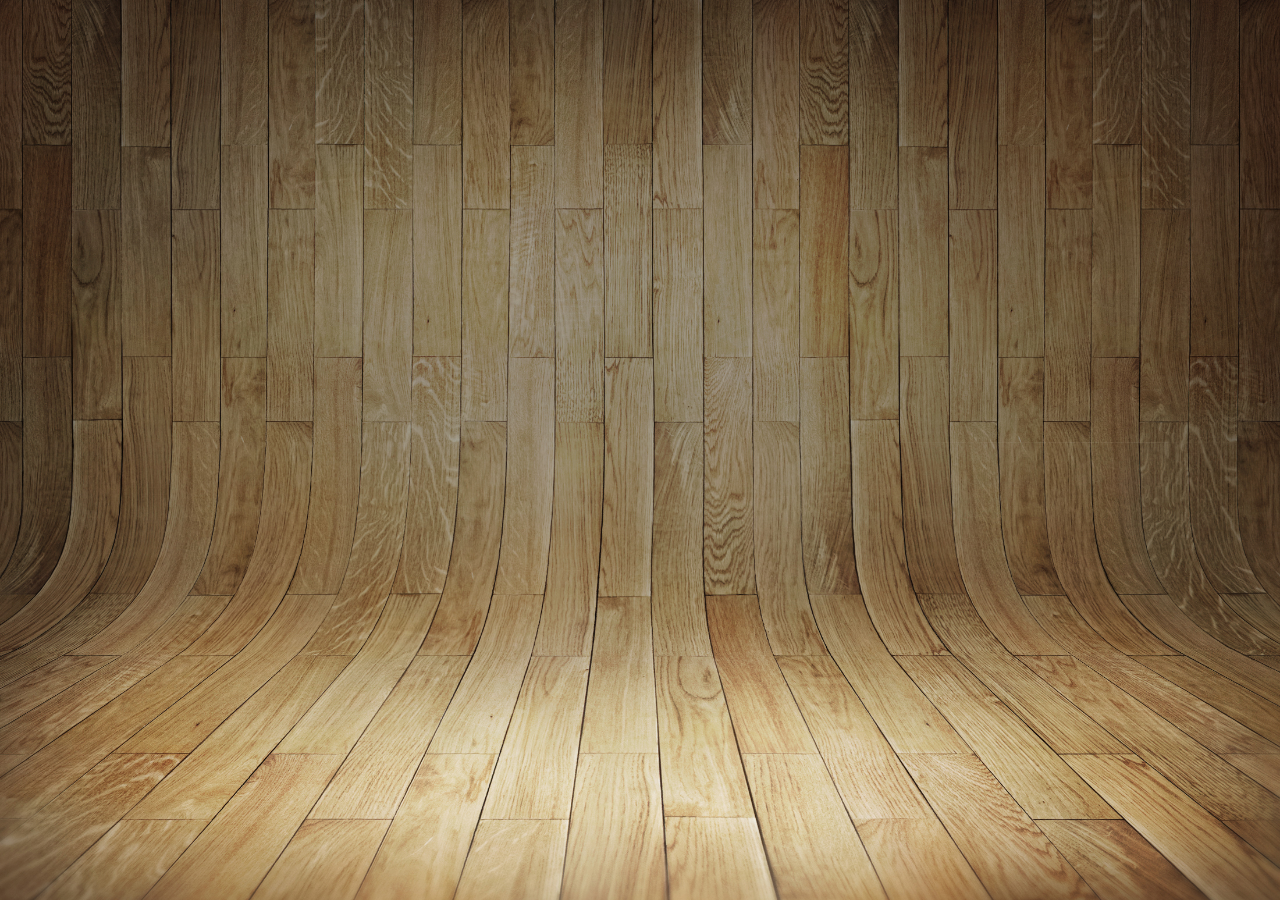
<file: github.html>
<!DOCTYPE html>
<html lang="pt-br">
<head>
    <meta charset="UTF-8">
    <meta name="viewport" content="width=device-width, initial-scale=1.0">
    <title>Github</title>
    <link rel="stylesheet" href="Estilos/style.css">
</head>
<body>
    
</body>
</html>
</file>
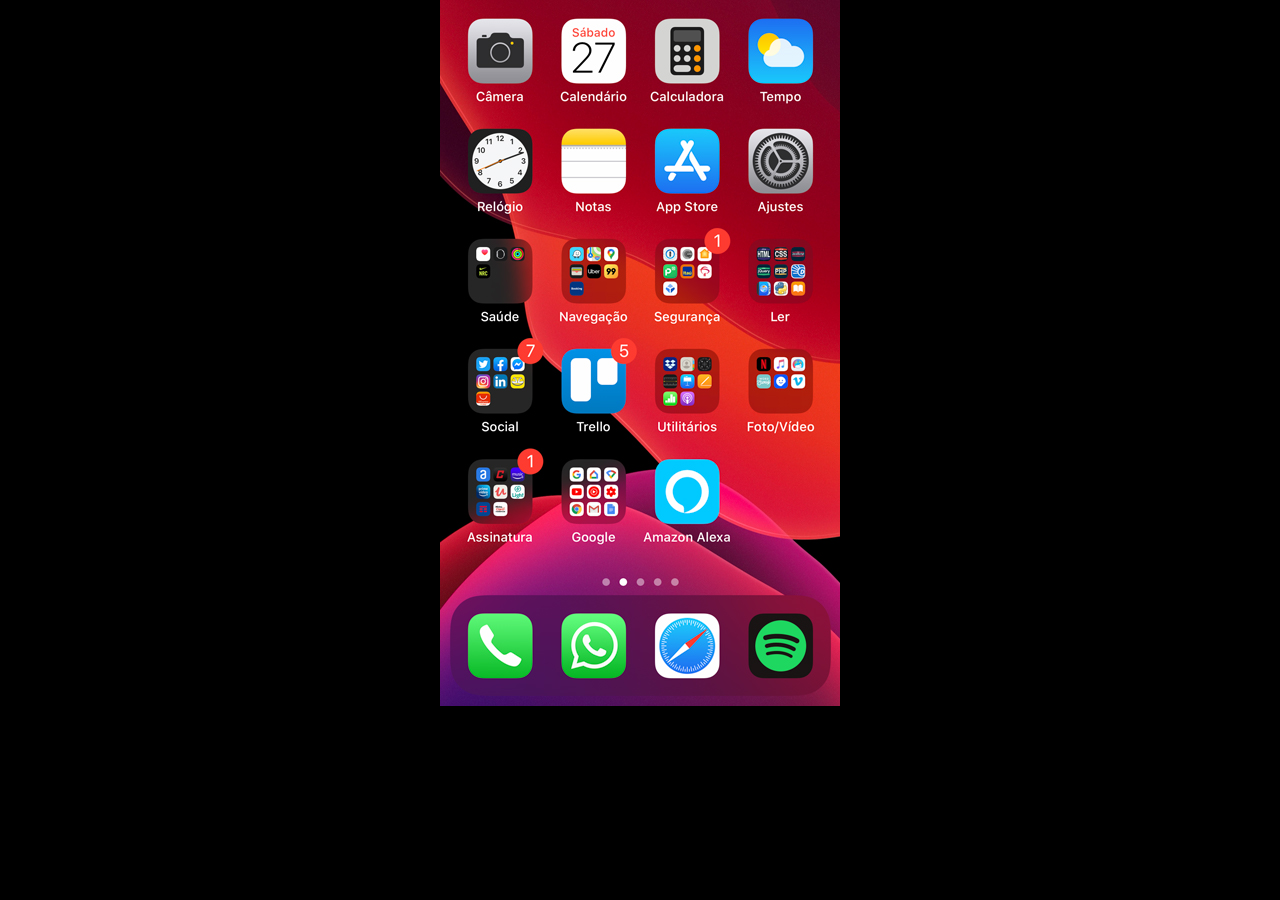
<file: pacote-d013/home.html>
<!DOCTYPE html>
<html lang="pt-br">
<head>
    <meta charset="UTF-8">
    <meta name="viewport" content="width=device-width, initial-scale=1.0">
<title>Home</title>
<style>
    * {
        margin: 0px;
        padding: 0px;

    }
    body {

        width: 100vw;
        height: 100vh;
        background: black url('imagens/tela-home.jpg') no-repeat top center;
        
    }
 </style>   
</head>


<body>
    
</body>
</html>
</file>
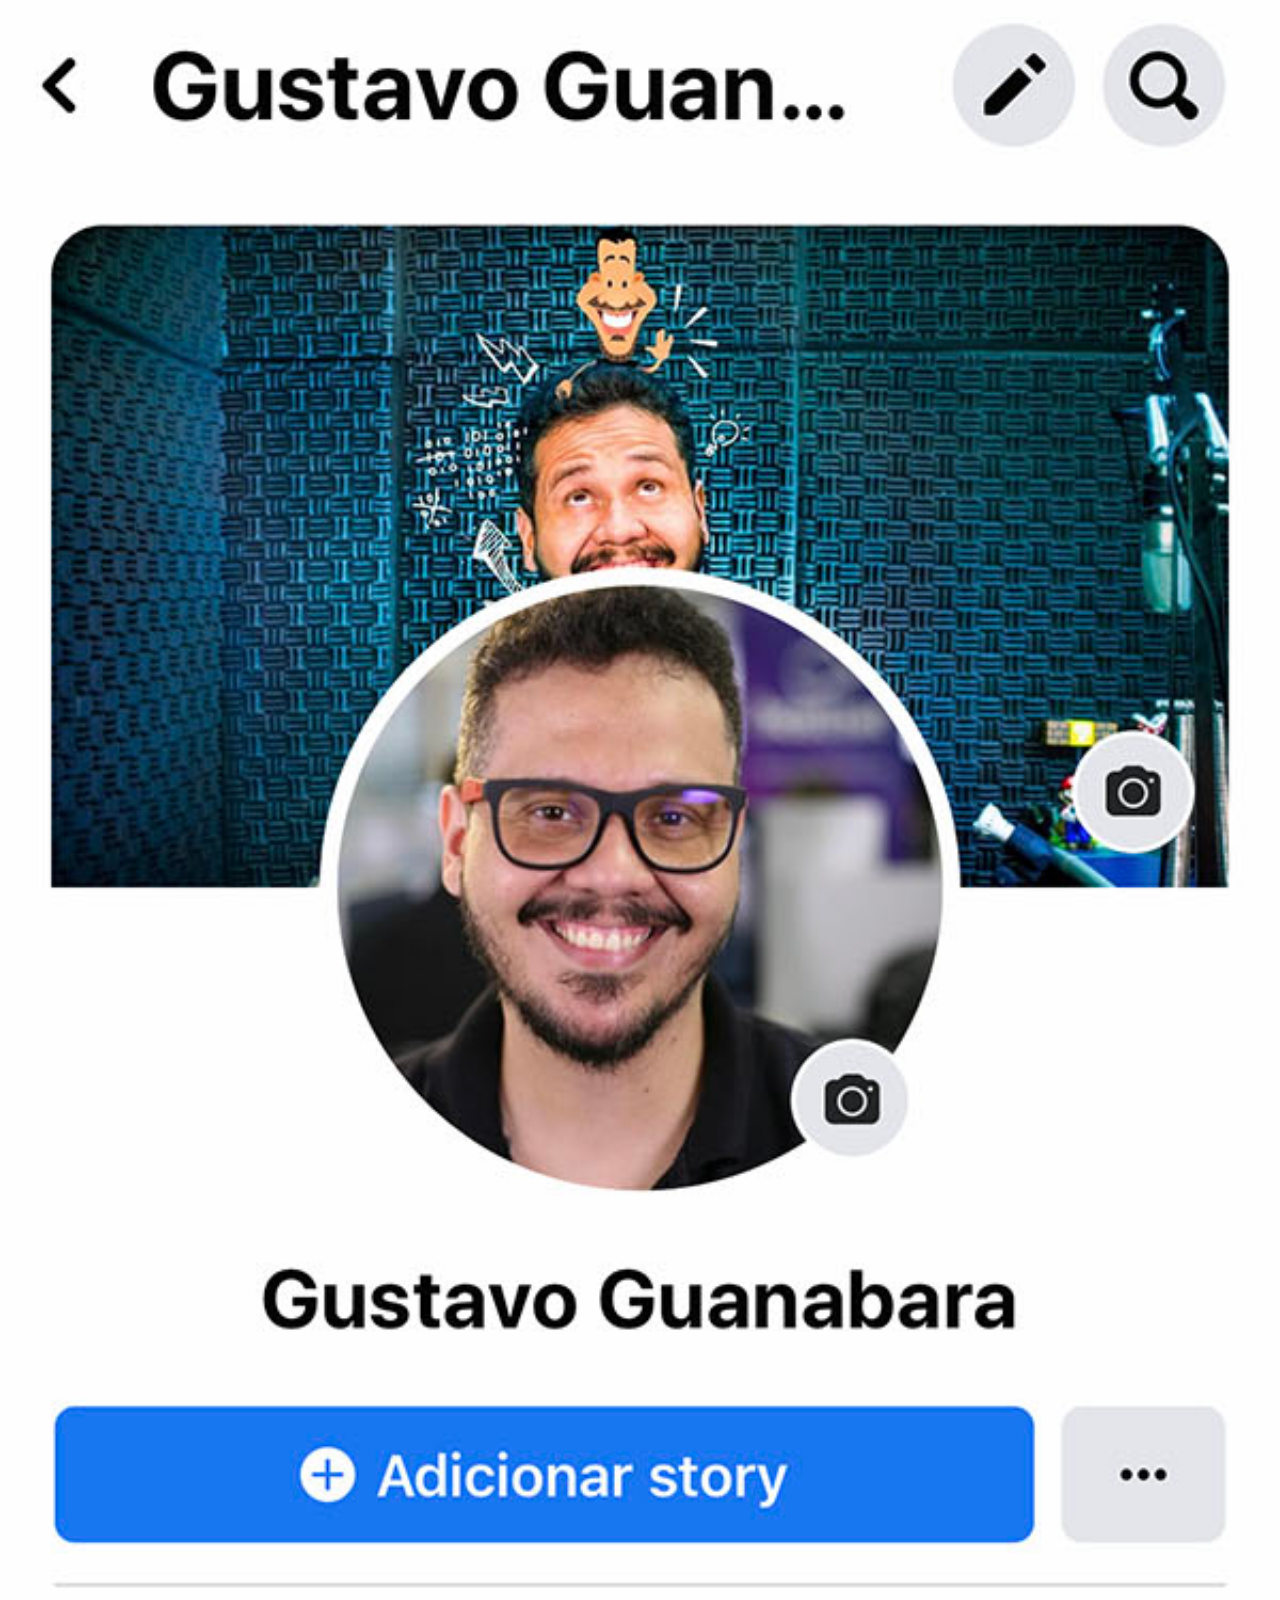
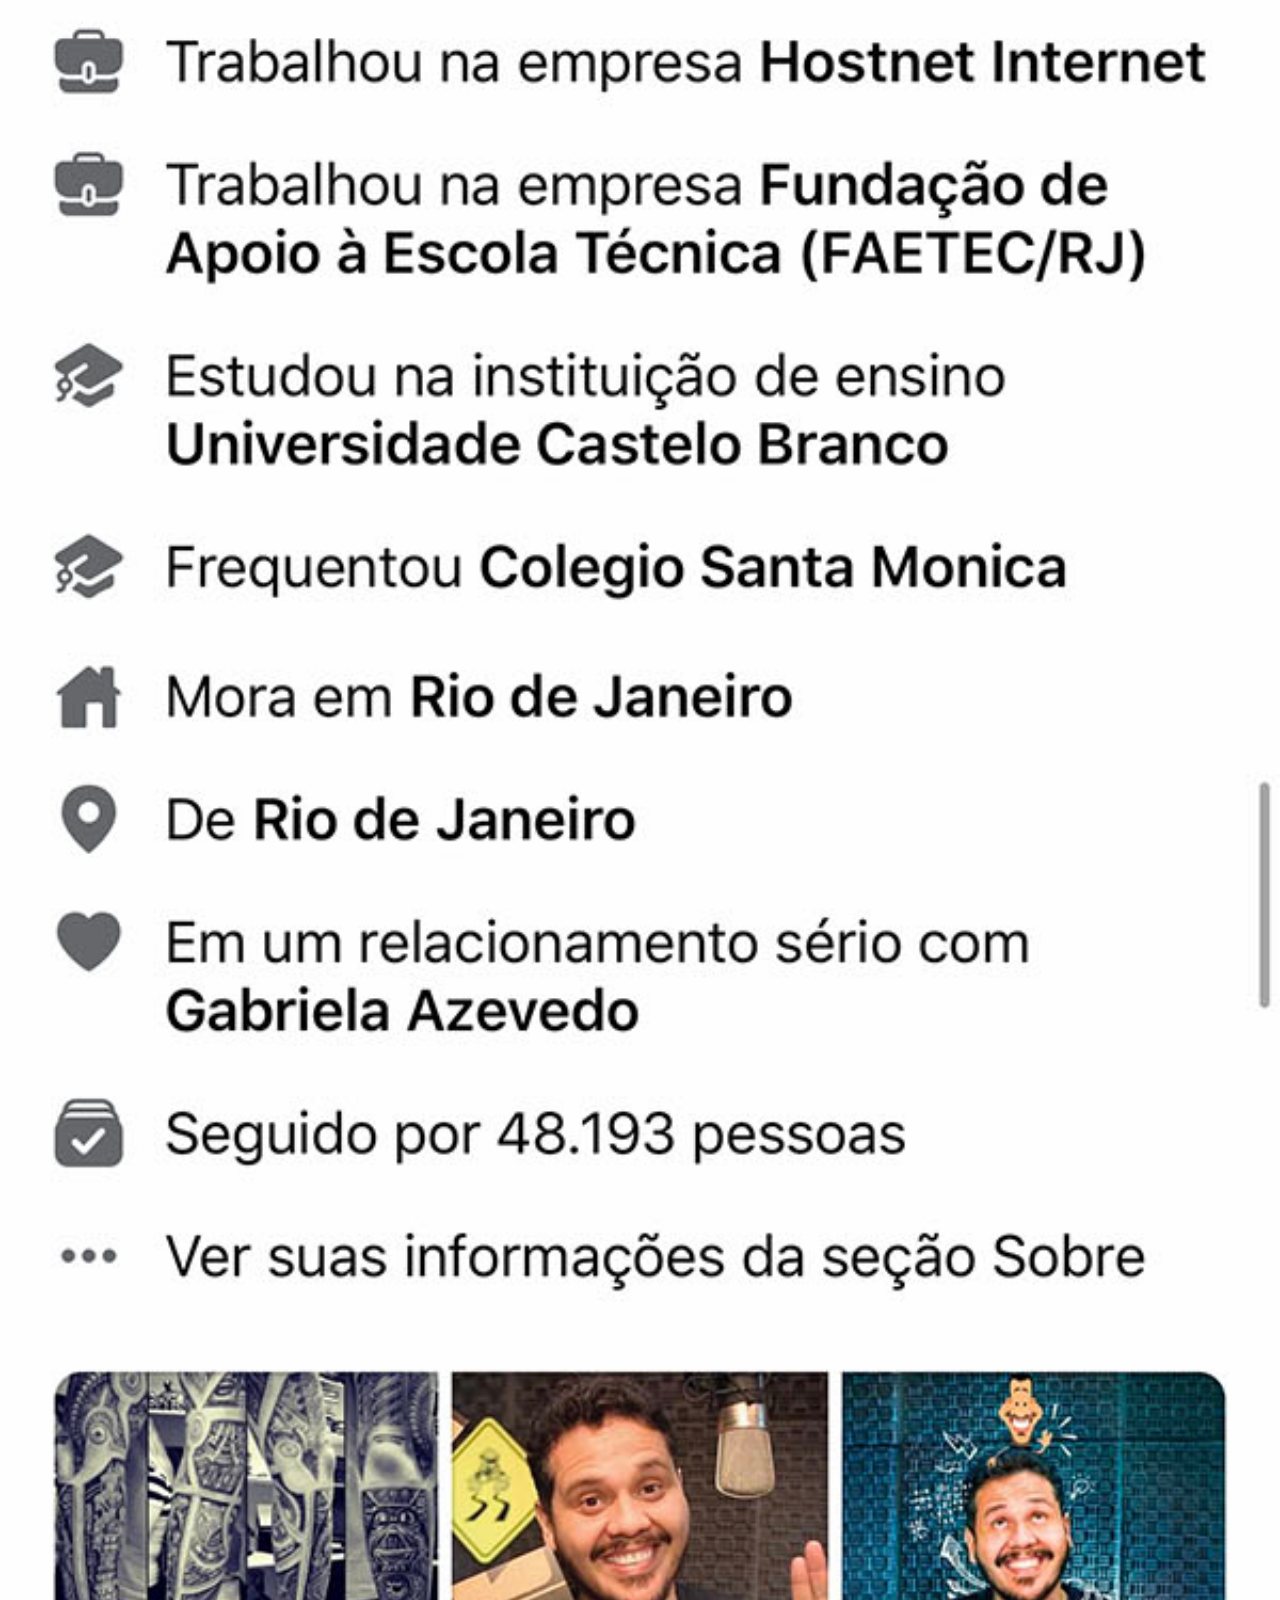
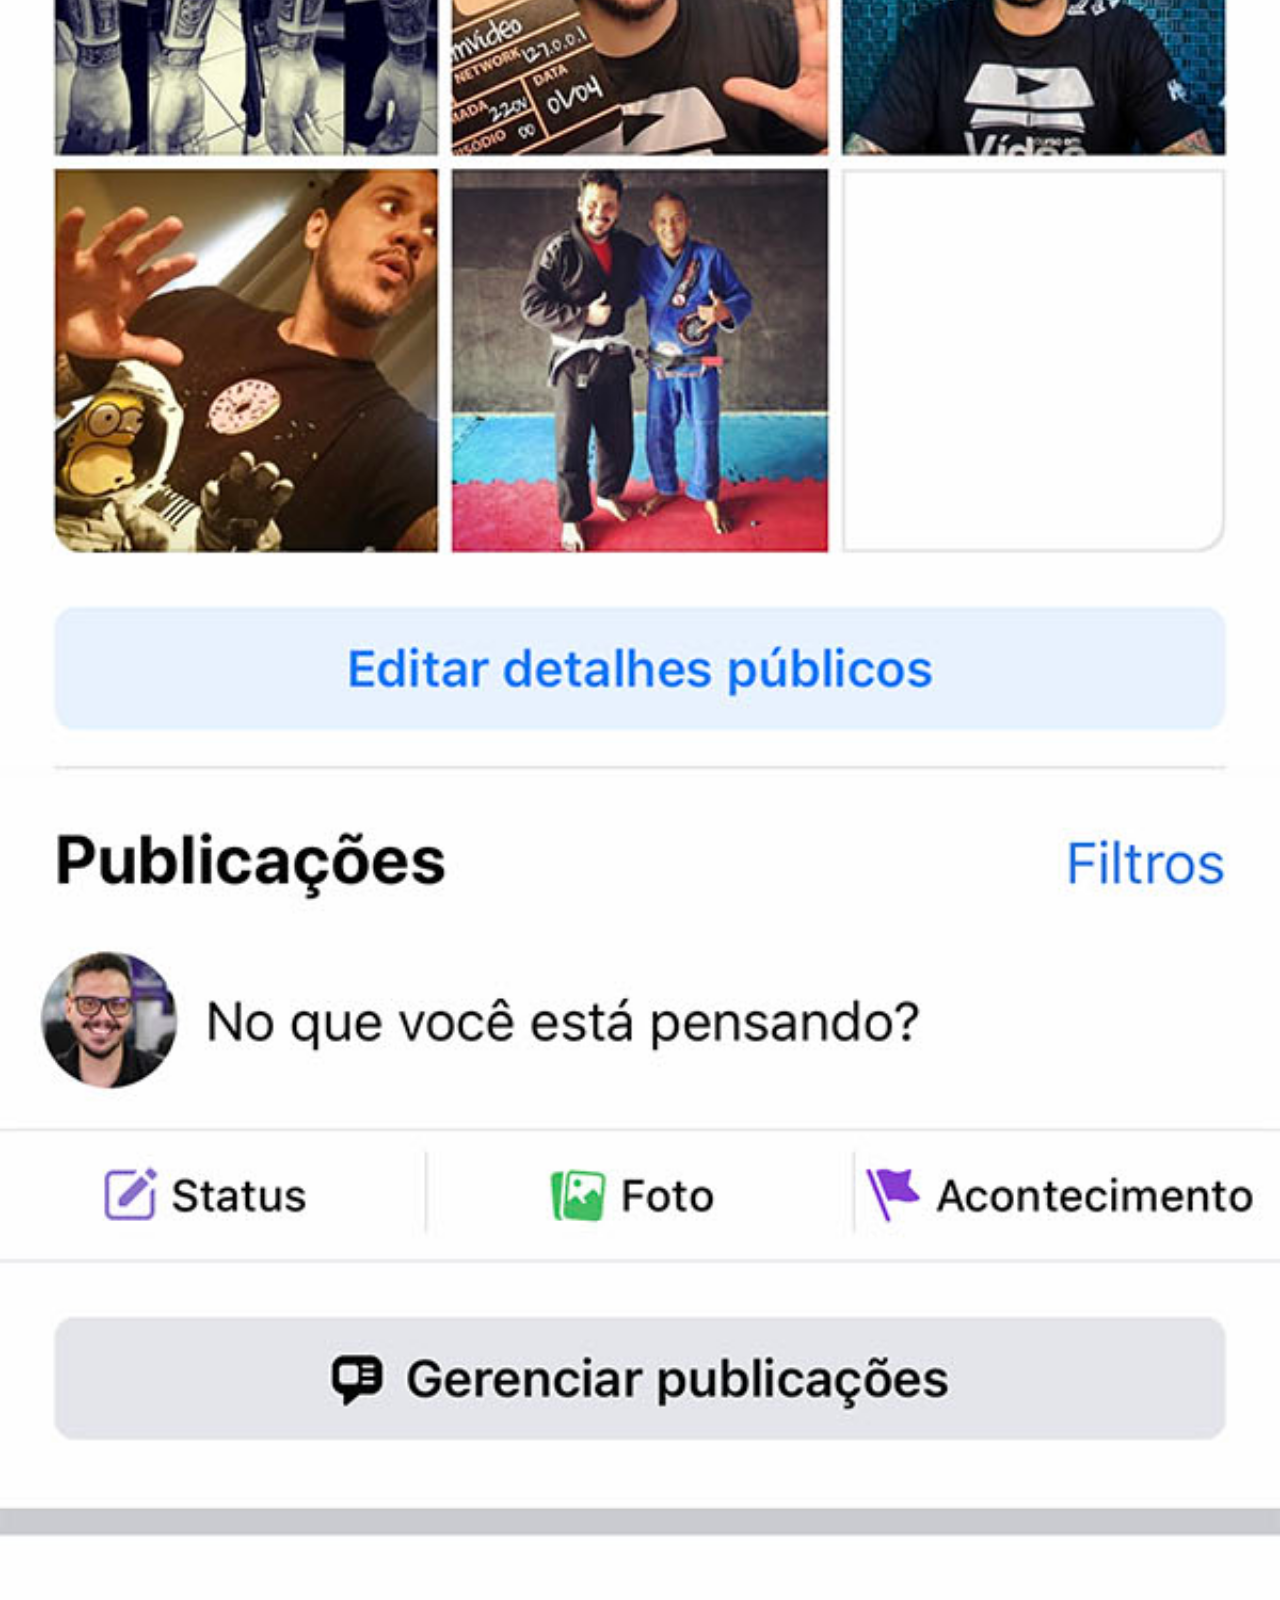
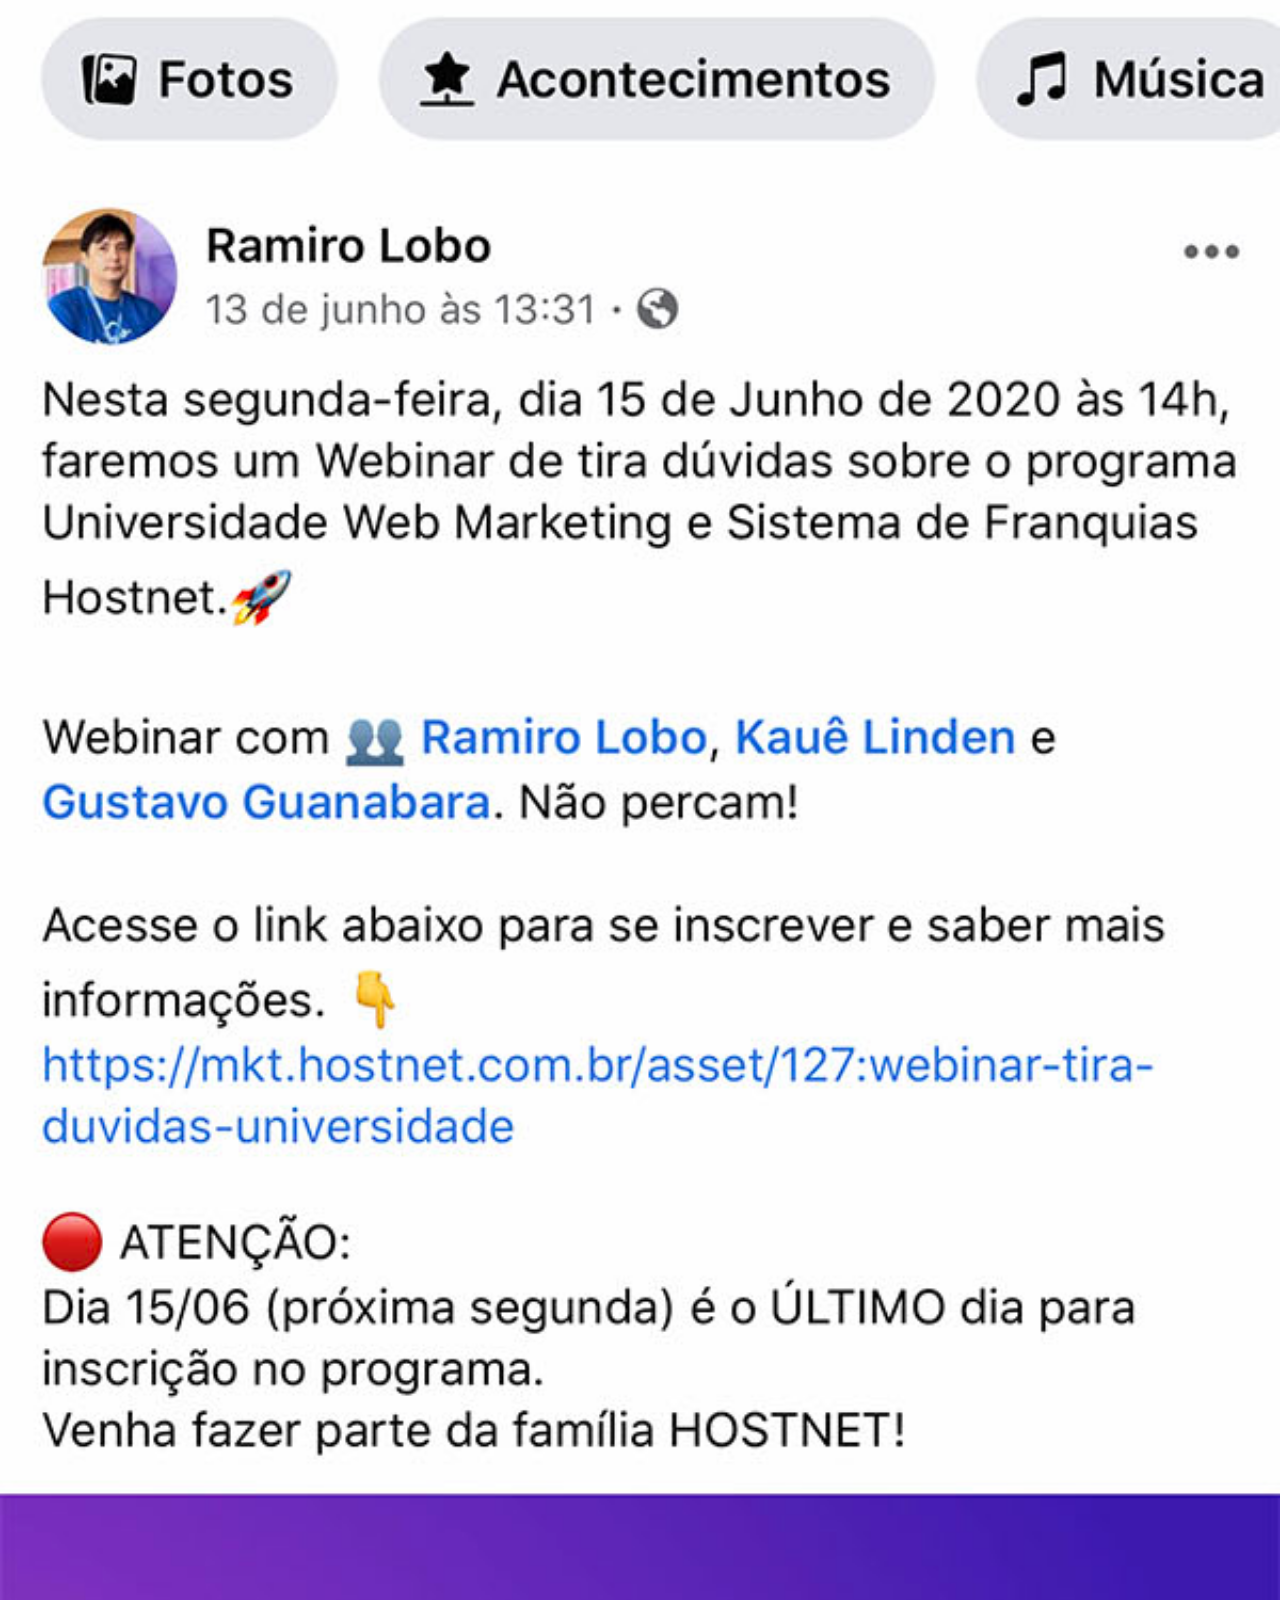
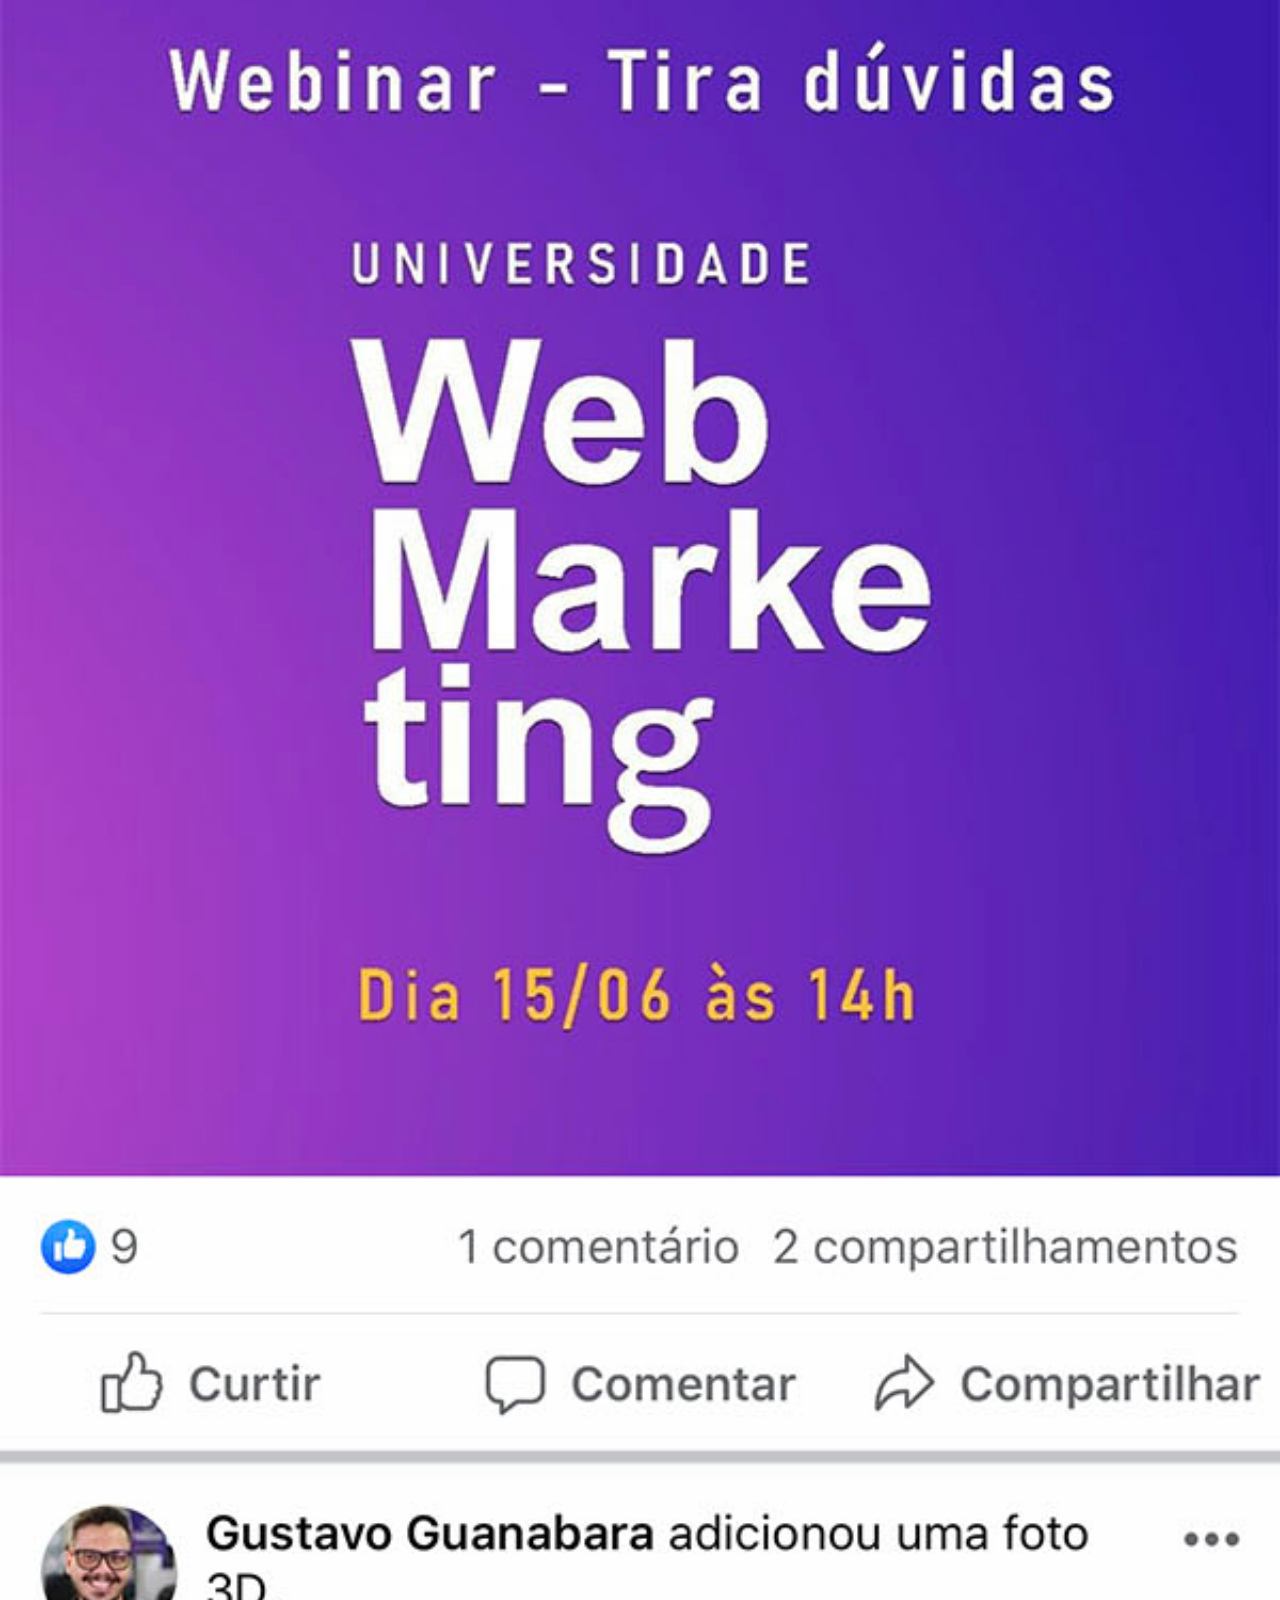
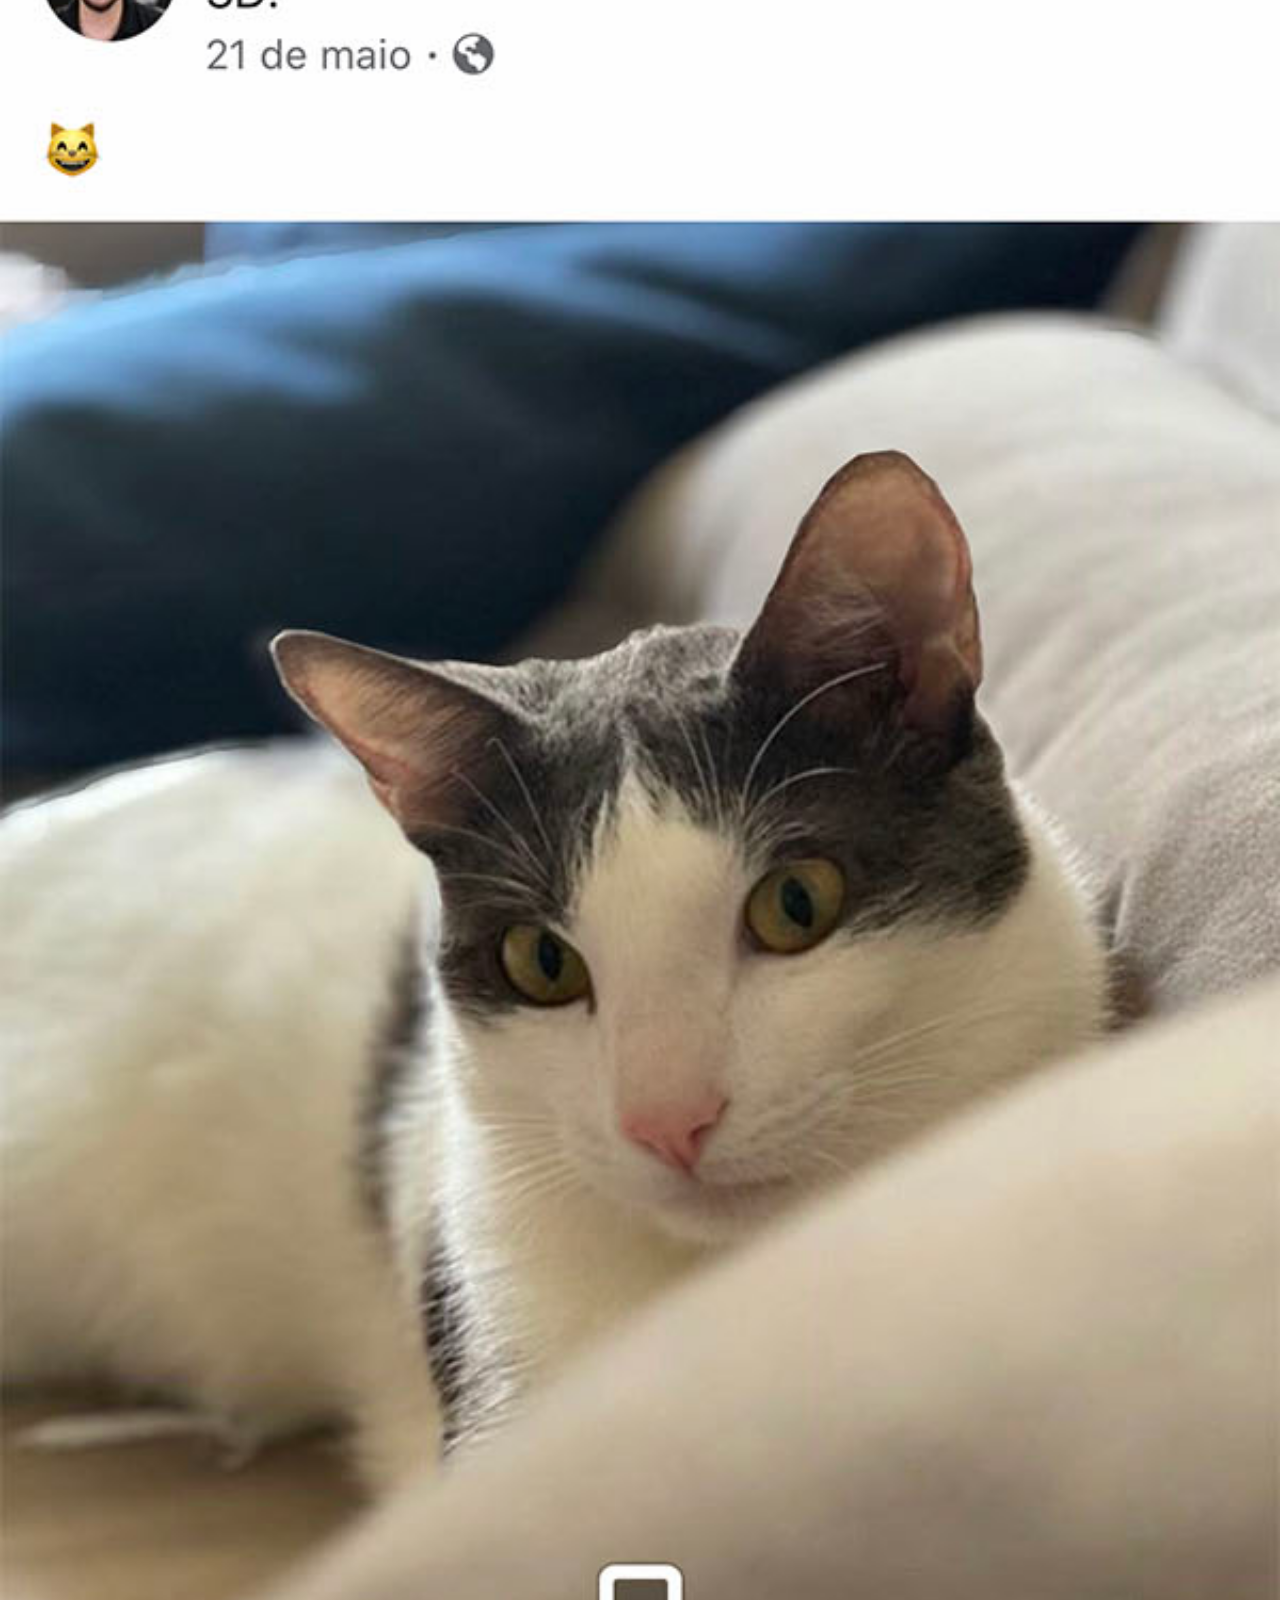
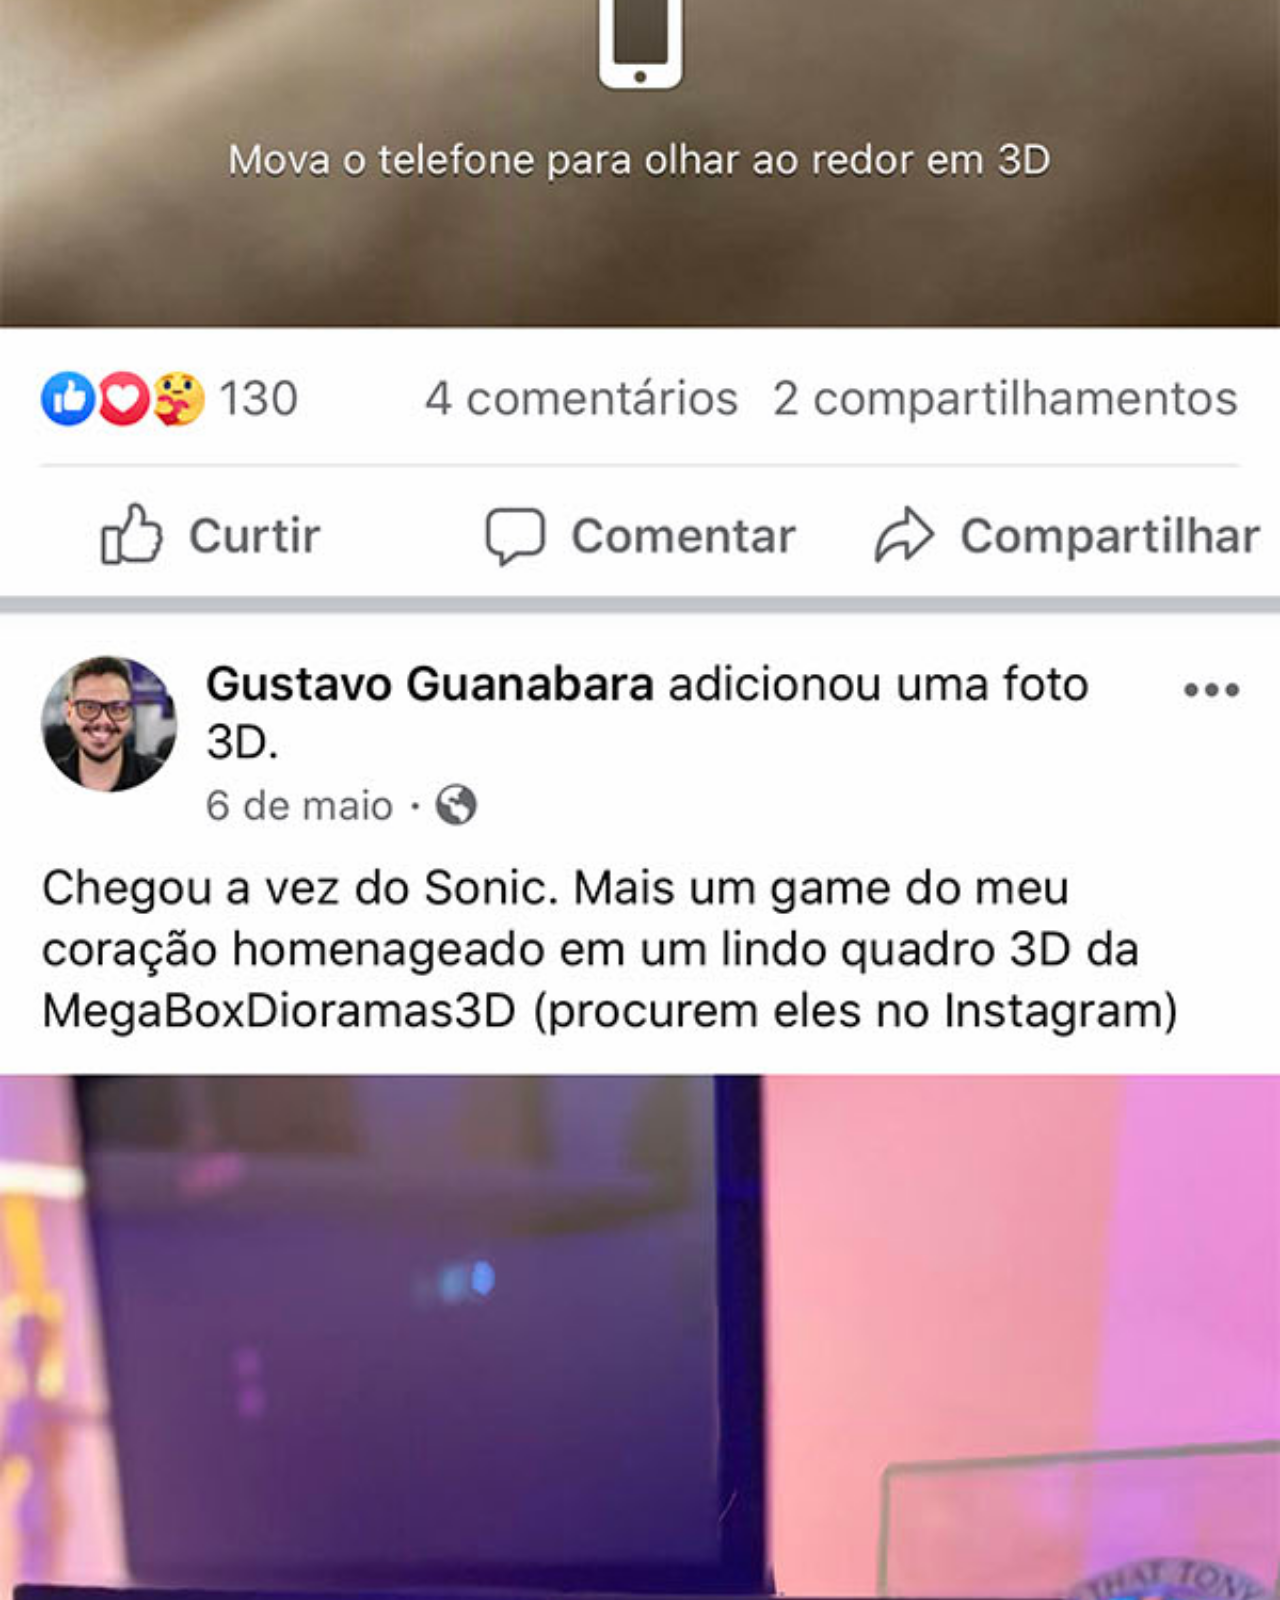
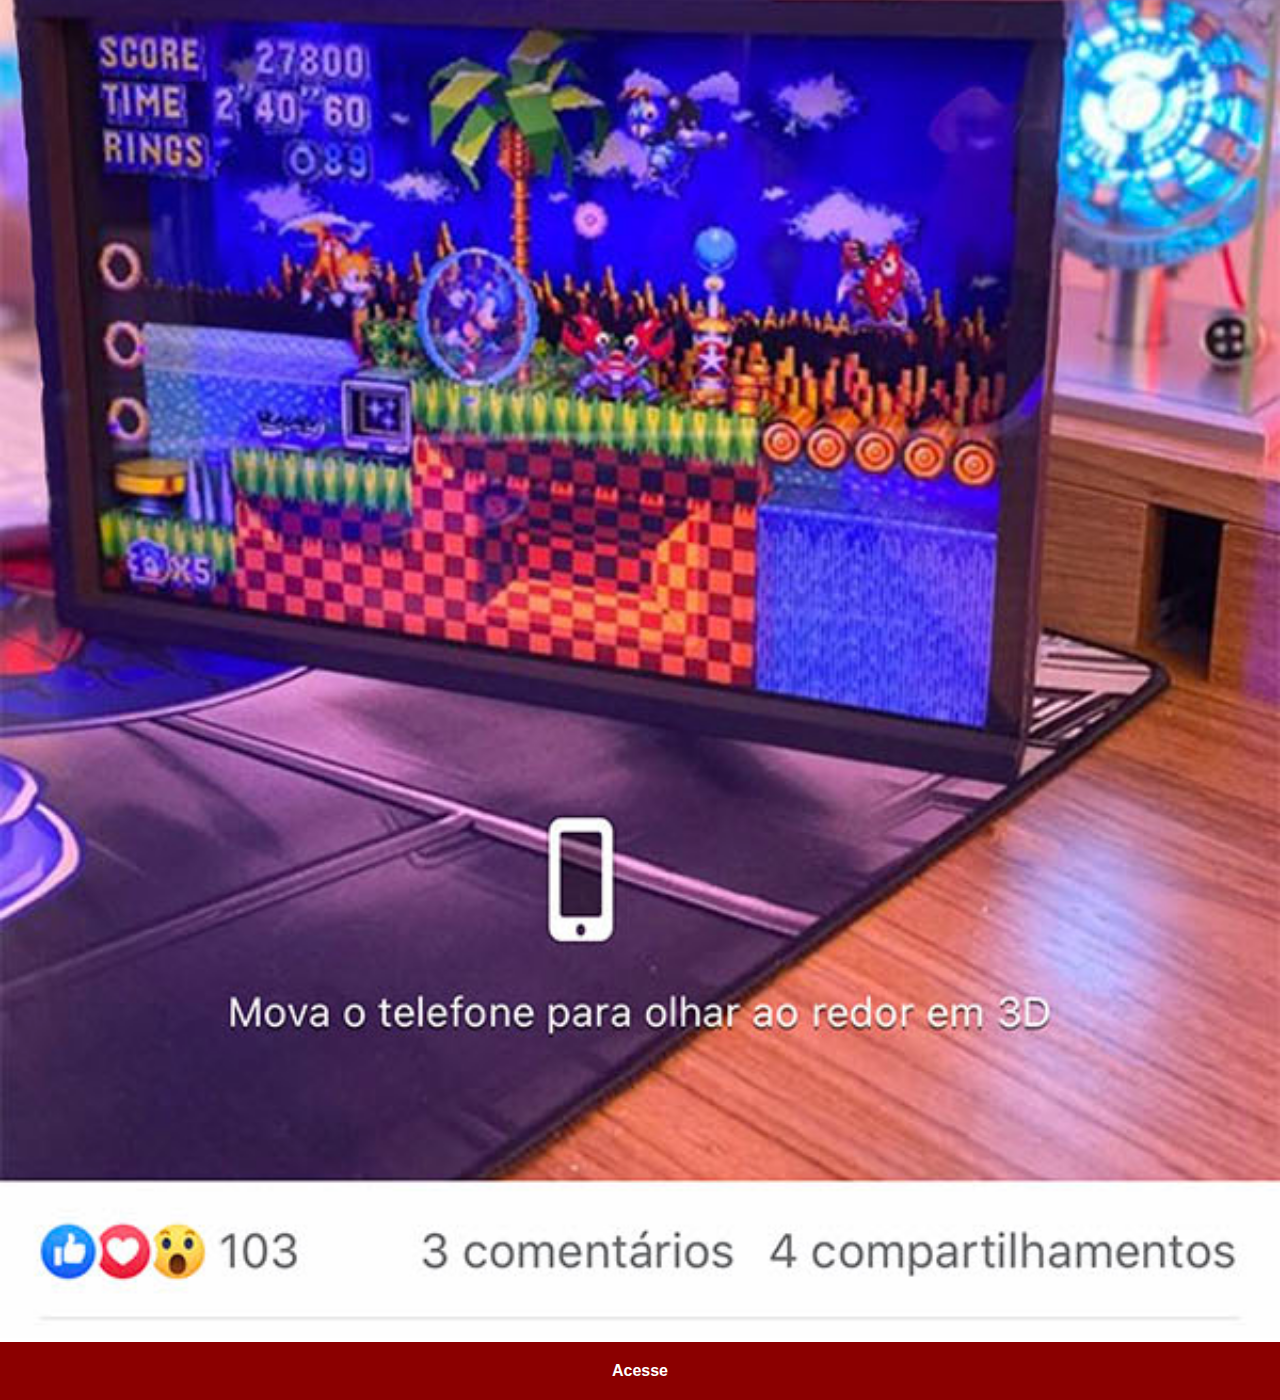
<file: Paginas/facebook.html>
<!DOCTYPE html>
<html lang="pt-br">
<head>
    <meta charset="UTF-8">
    <meta name="viewport" content="width=device-width, initial-scale=1.0">
    <title>Facebook</title>
    <link rel="stylesheet" href="../Estilos/Socials.css">
</head>
<body>
    <img src="../imagens/tela-facebook.jpg" alt="Facebook">
    <a href="https://www.facebook.com/gustavoguanabara">Acesse</a>
</body>
</html>
</file>
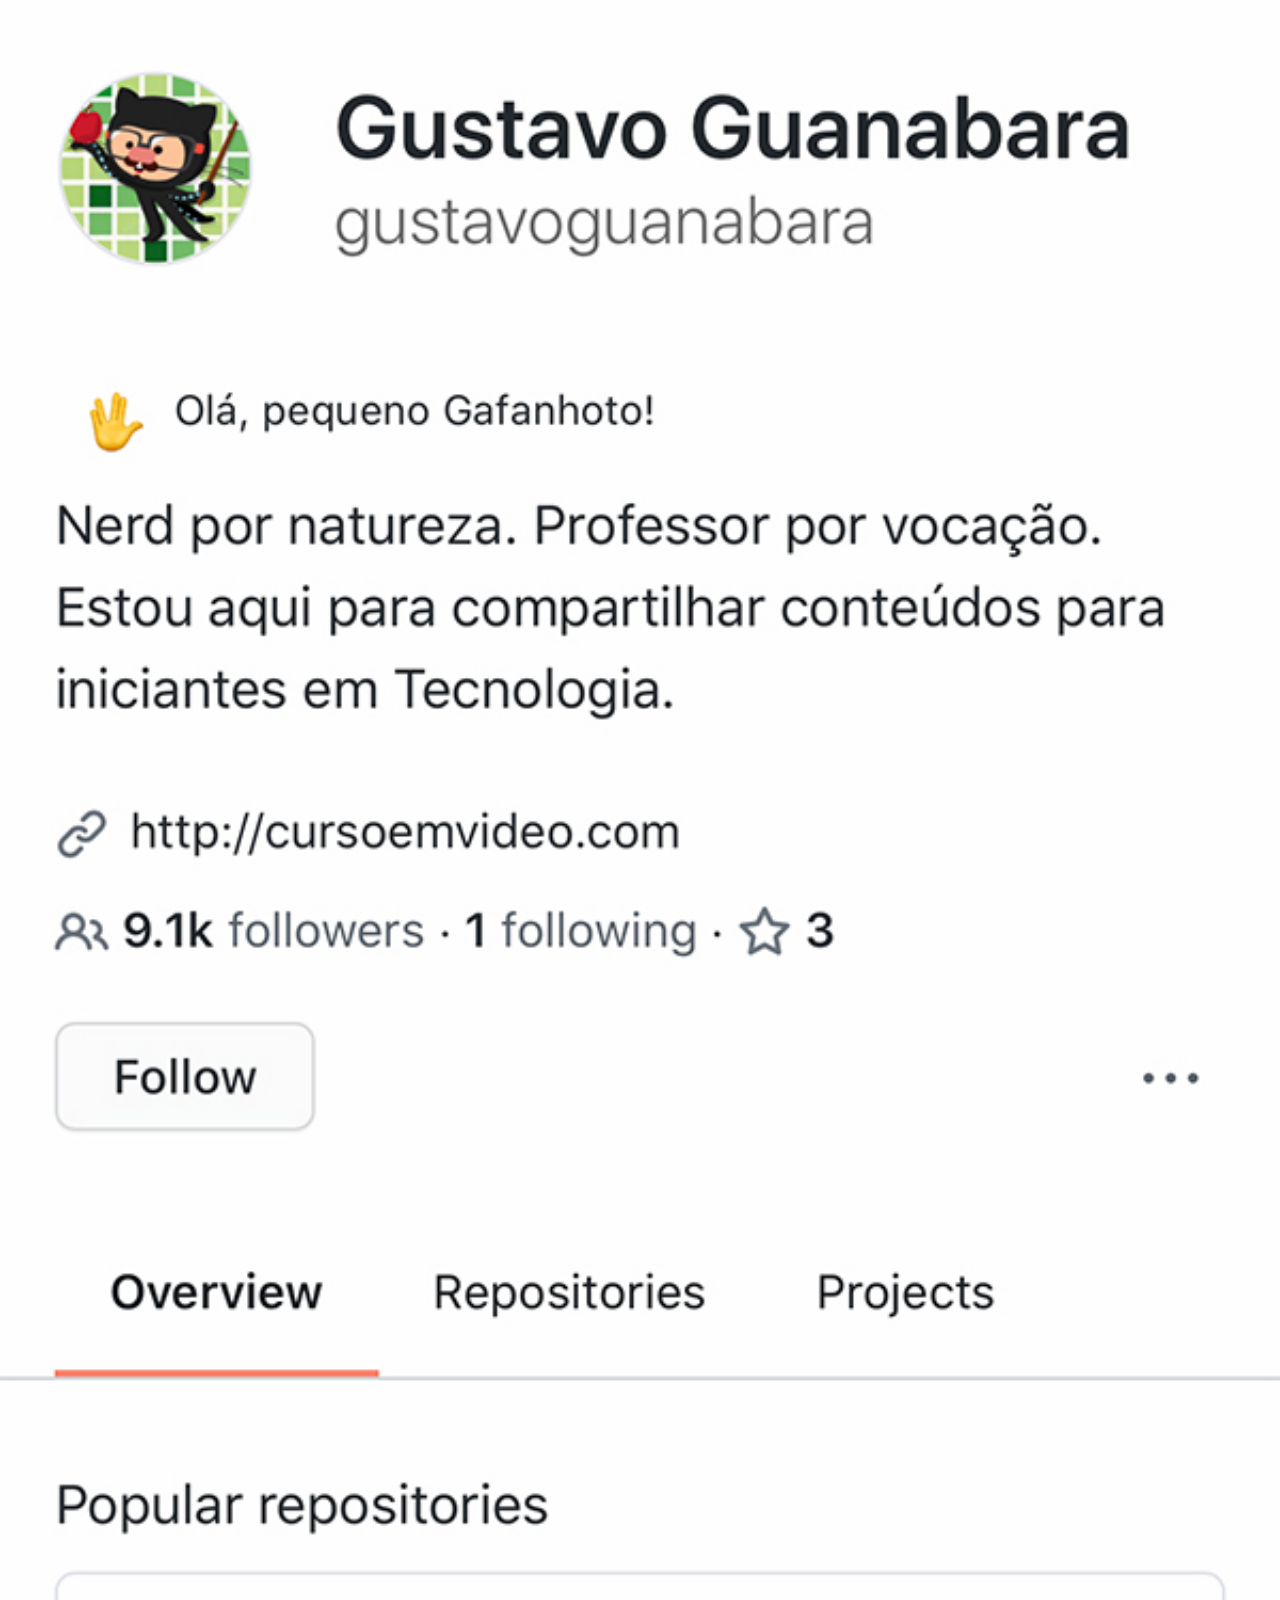
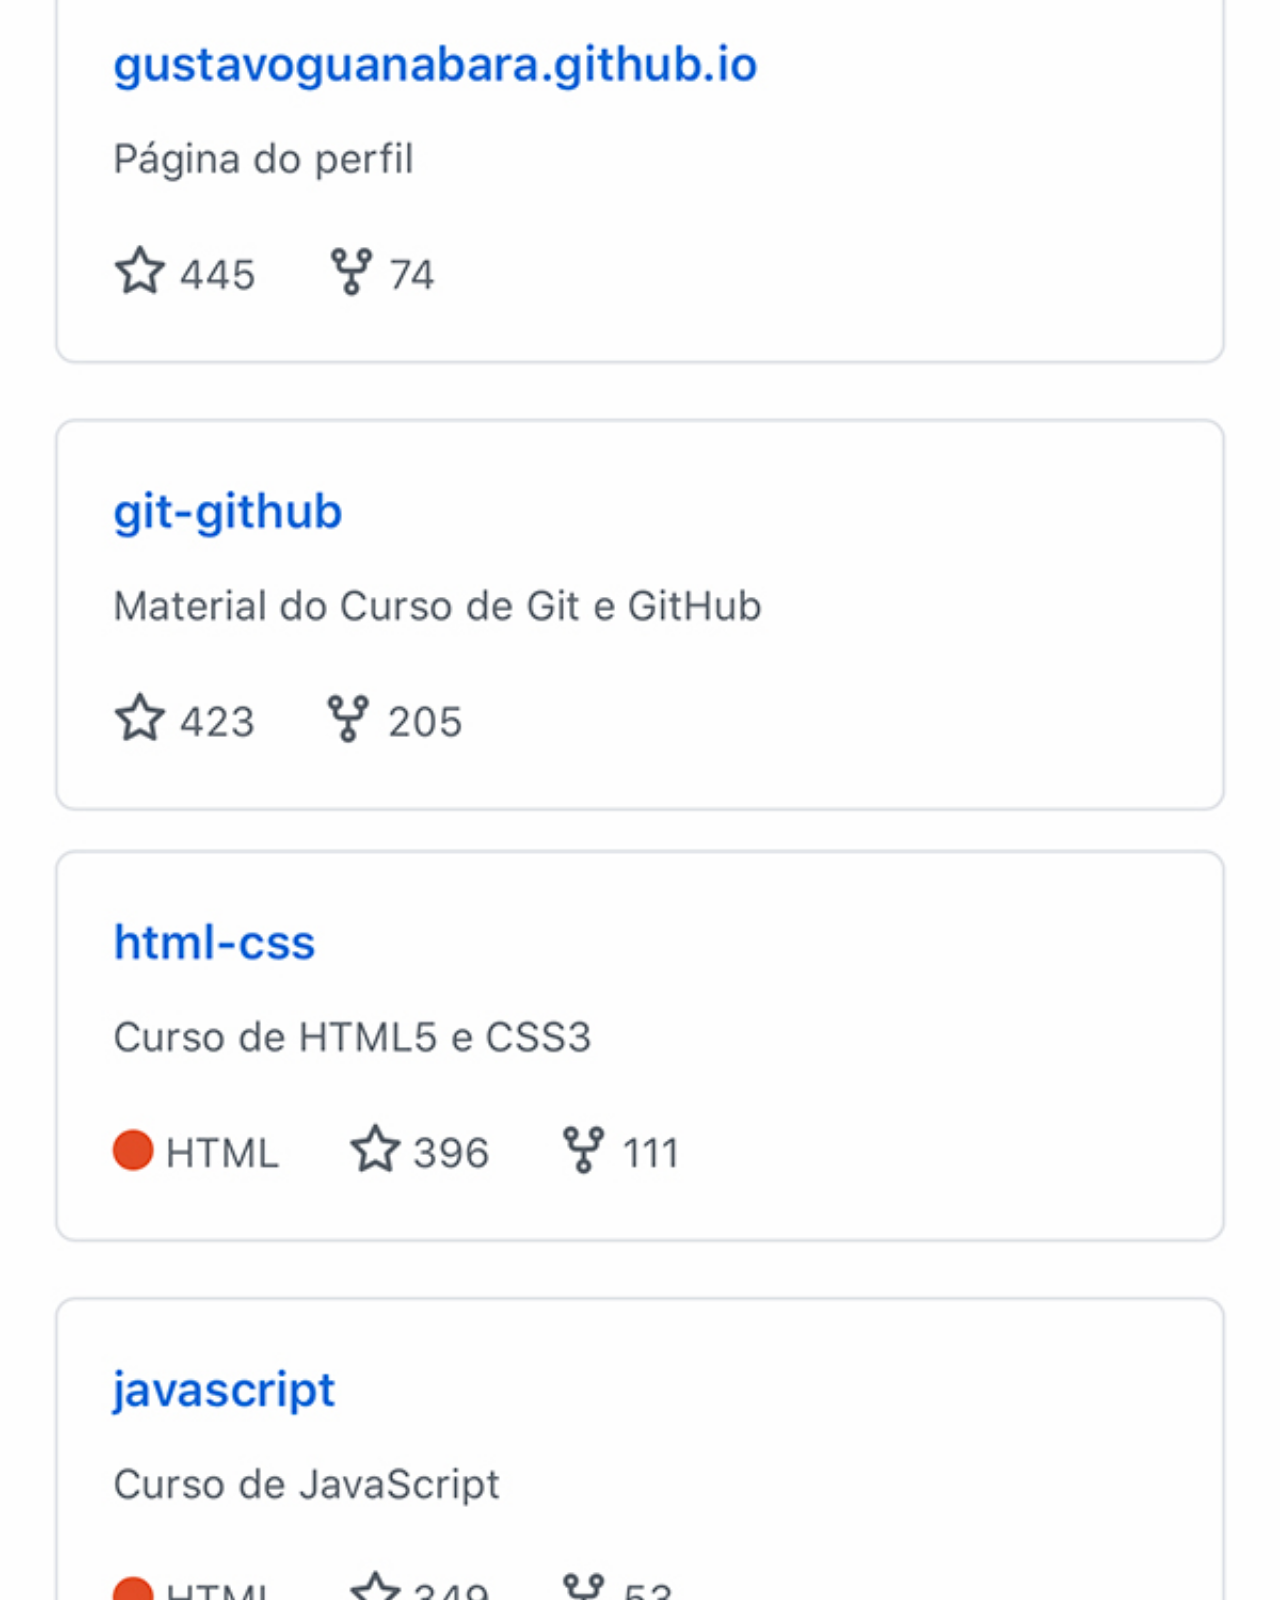
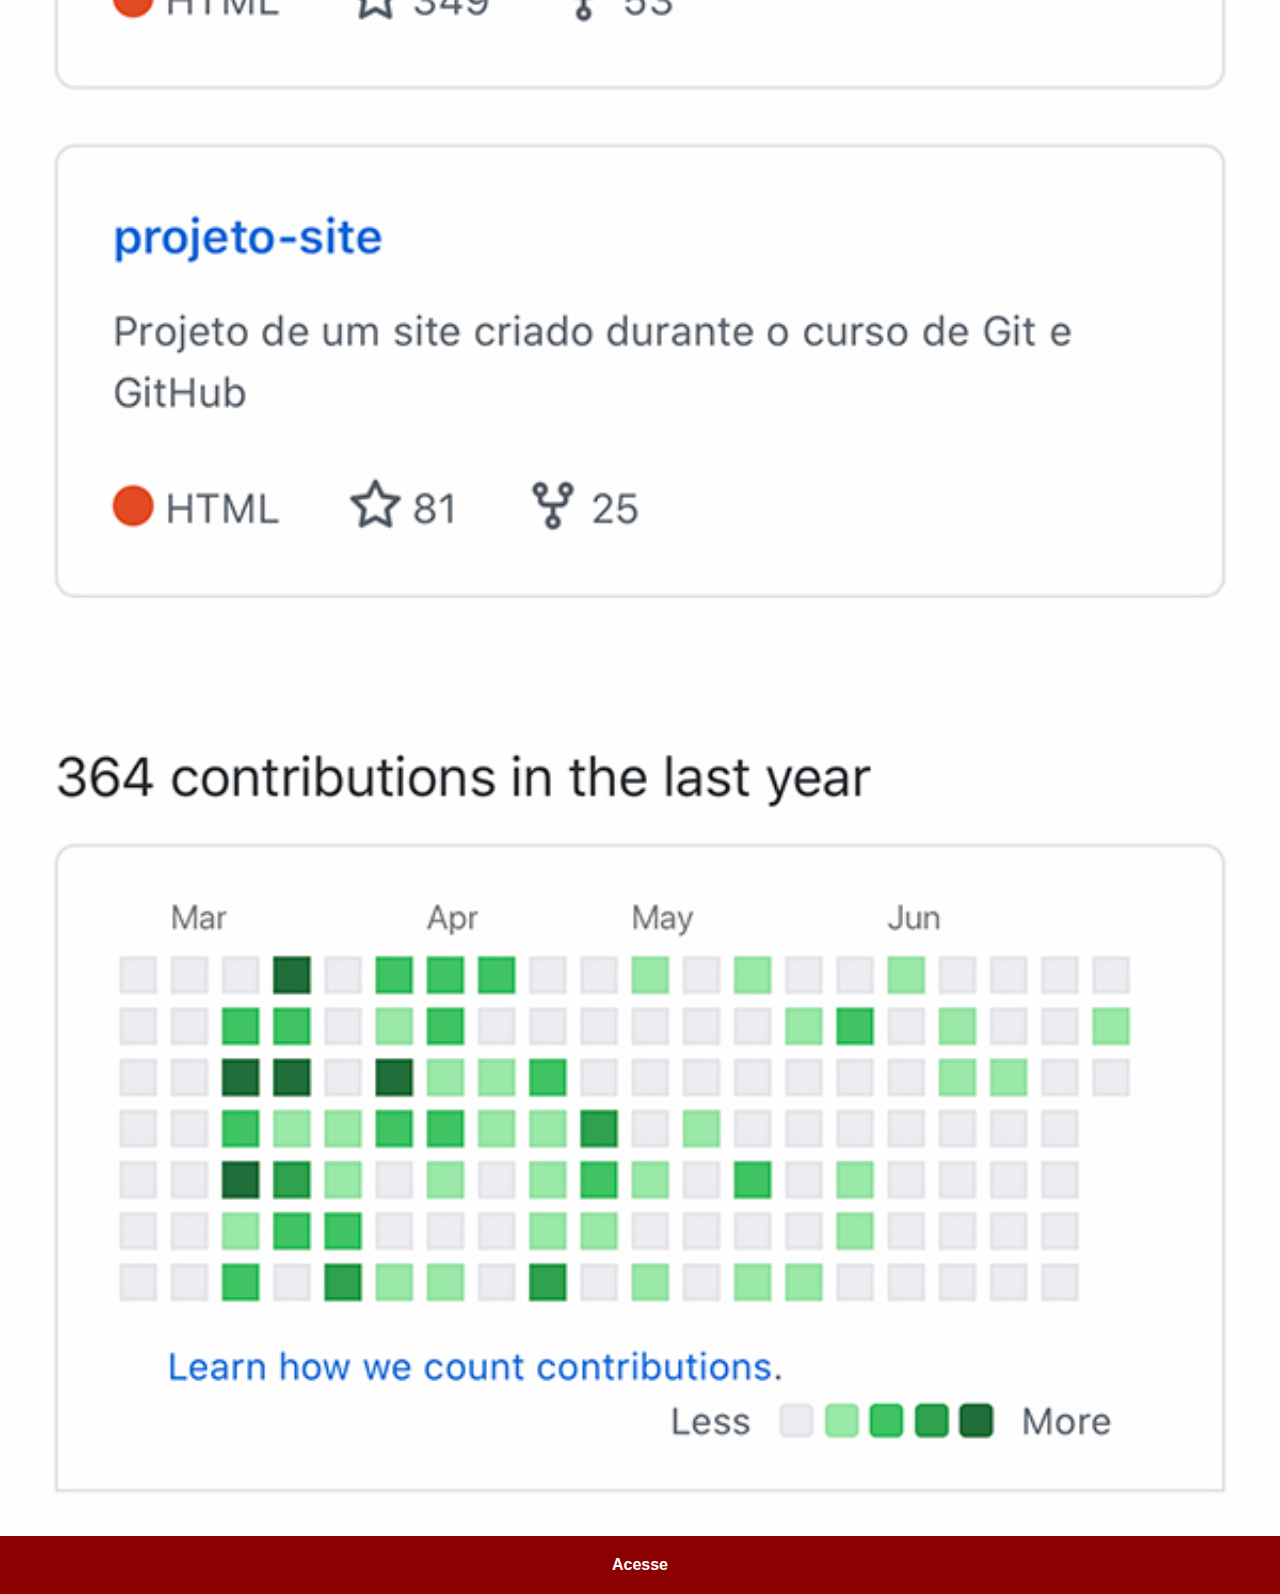
<file: Paginas/github.html>
<!DOCTYPE html>
<html lang="pt-br">
<head>
    <meta charset="UTF-8">
    <meta name="viewport" content="width=device-width, initial-scale=1.0">
    <title>Github</title>
    <link rel="stylesheet" href="../Estilos/Socials.css">
   
</head>
<body>
    <img src="../imagens/tela-github.jpg" alt="Github">
    <a href="https://github.com/gustavoguanabara" target="_blank"> Acesse </a>

</body>
</html>
</file>
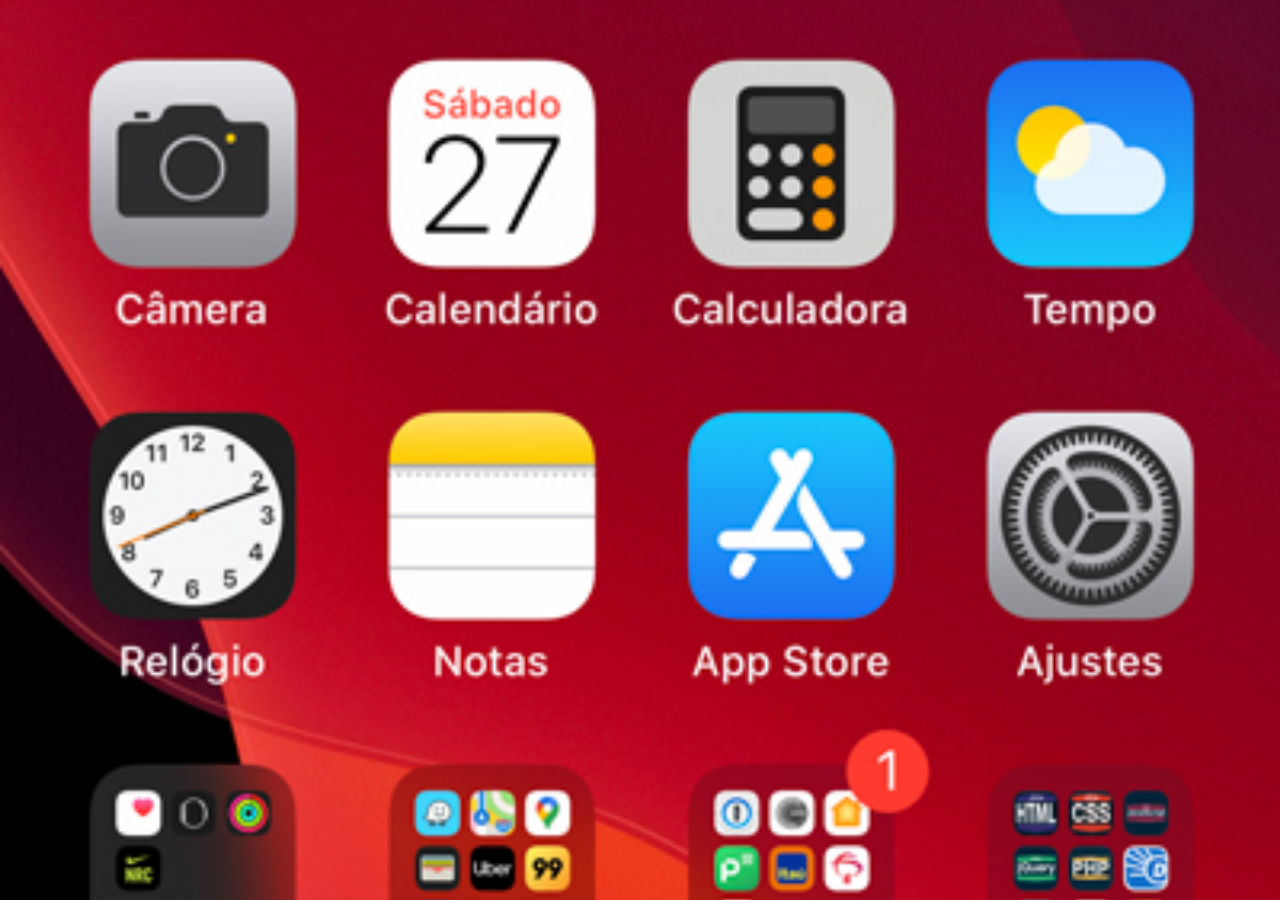
<file: Paginas/home.html>
<!DOCTYPE html>
<html lang="pt-br">
<head>
    <meta charset="UTF-8">
    <meta name="viewport" content="width=device-width, initial-scale=1.0">
<title>Home</title>
<style>
    * {
        margin: 0px;
        padding: 0px;

    }
    body {

        width: 100vw;
        height: 100vh;
        background:url('../imagens/tela-home.jpg') no-repeat top center;
        background-size: cover;
    }
 </style>   
</head>


<body>
    
</body>
</html>
</file>
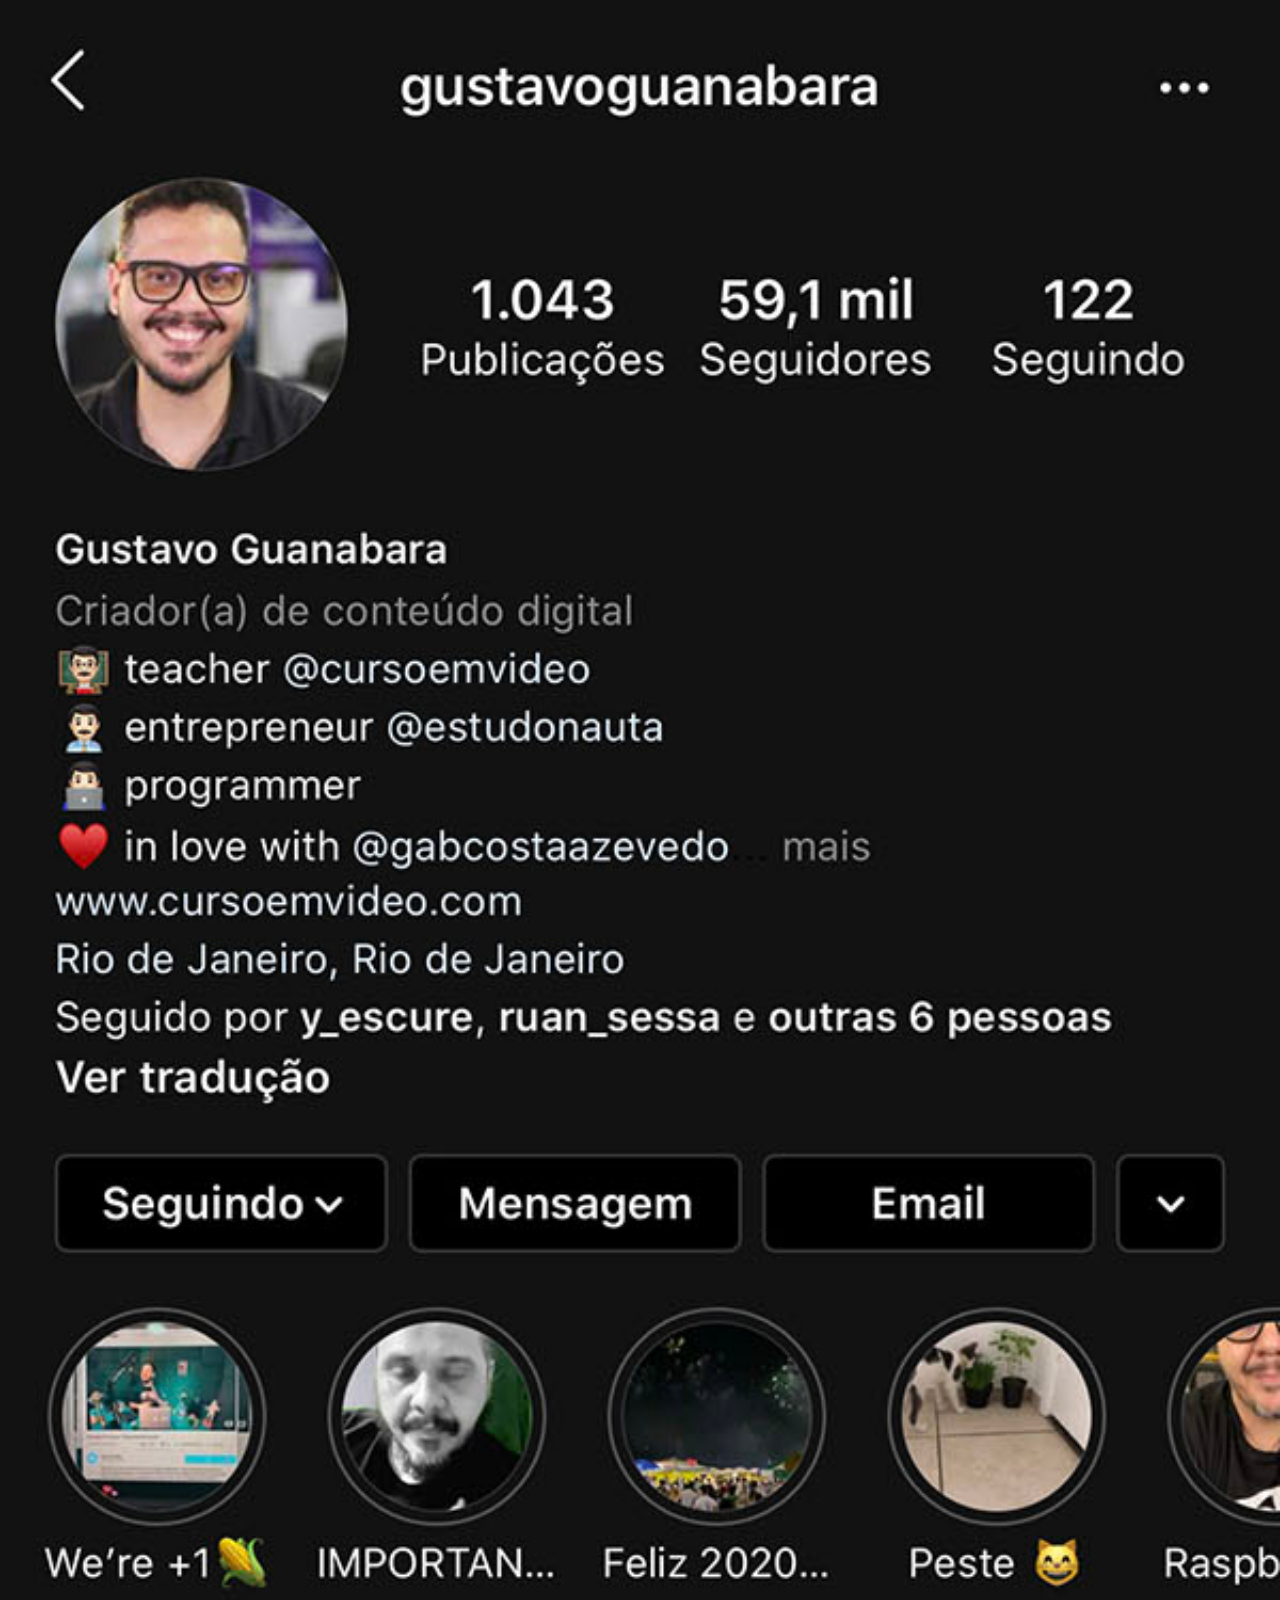
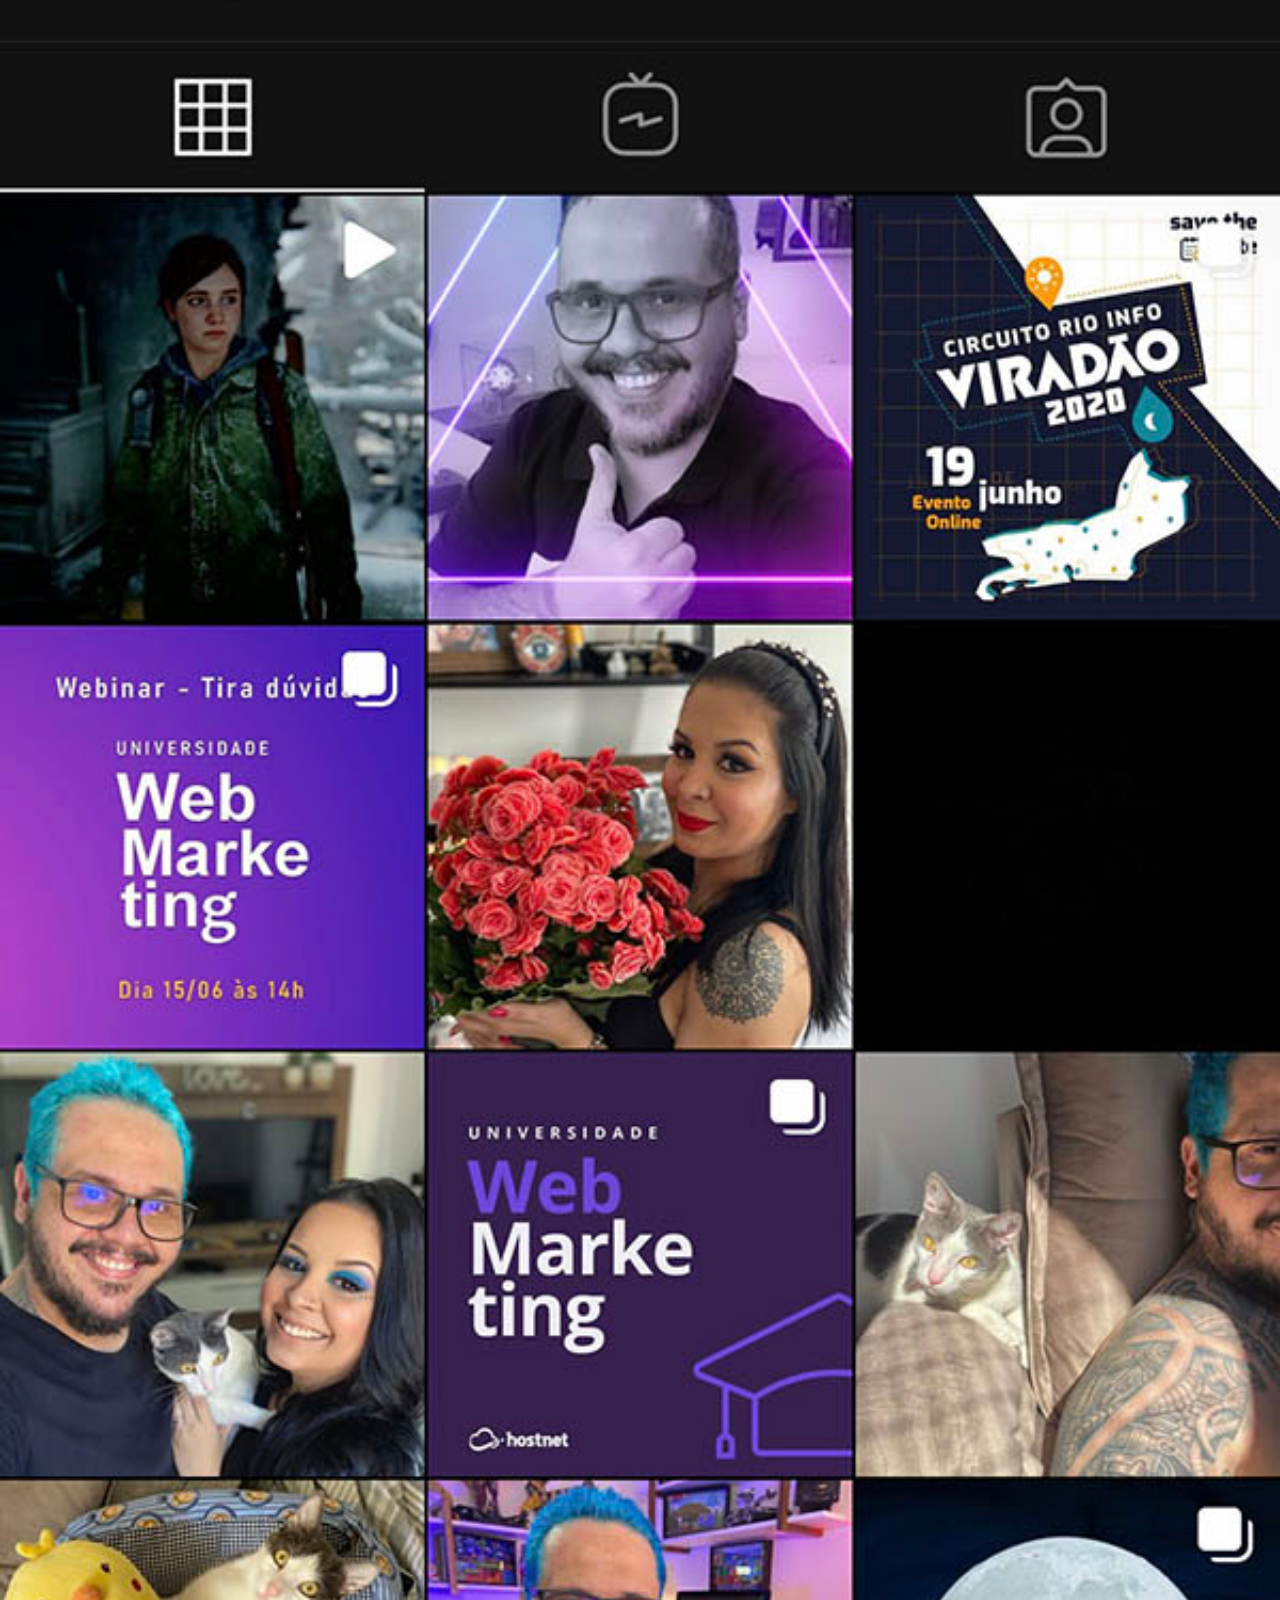
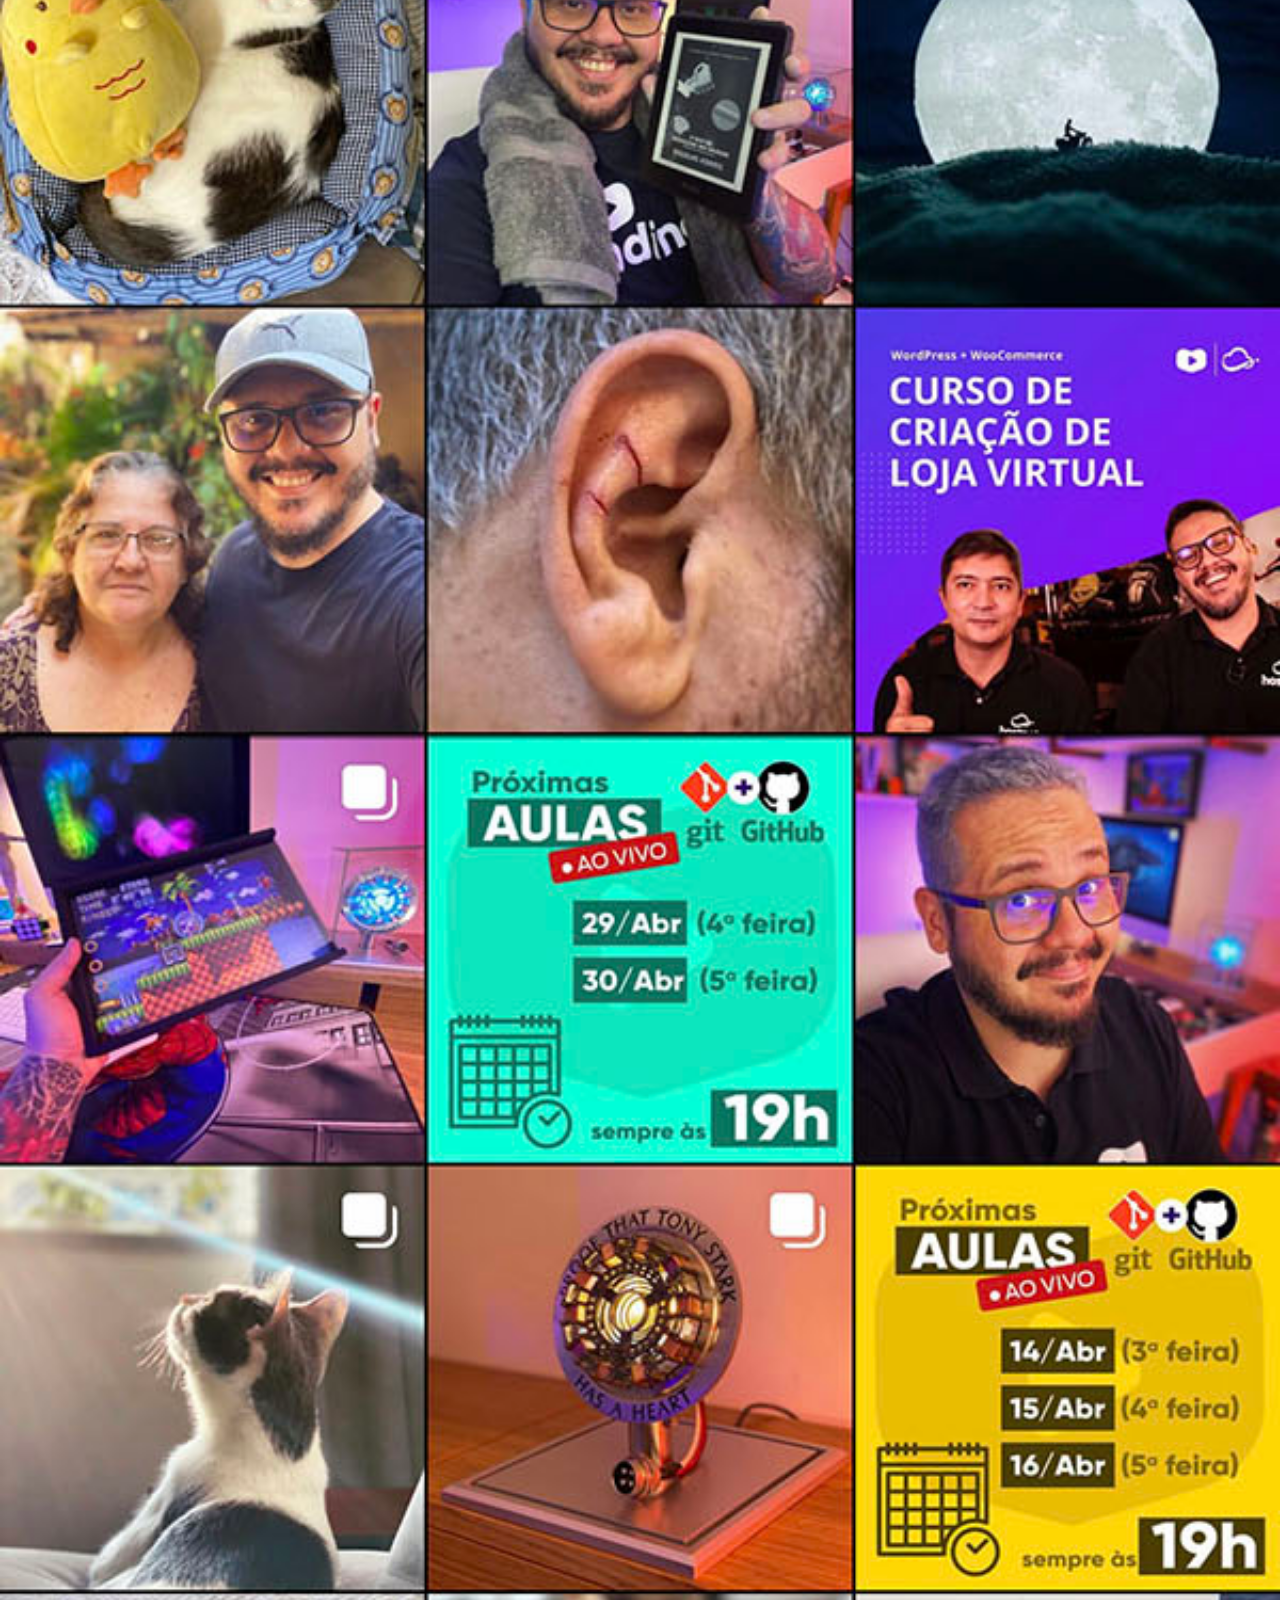
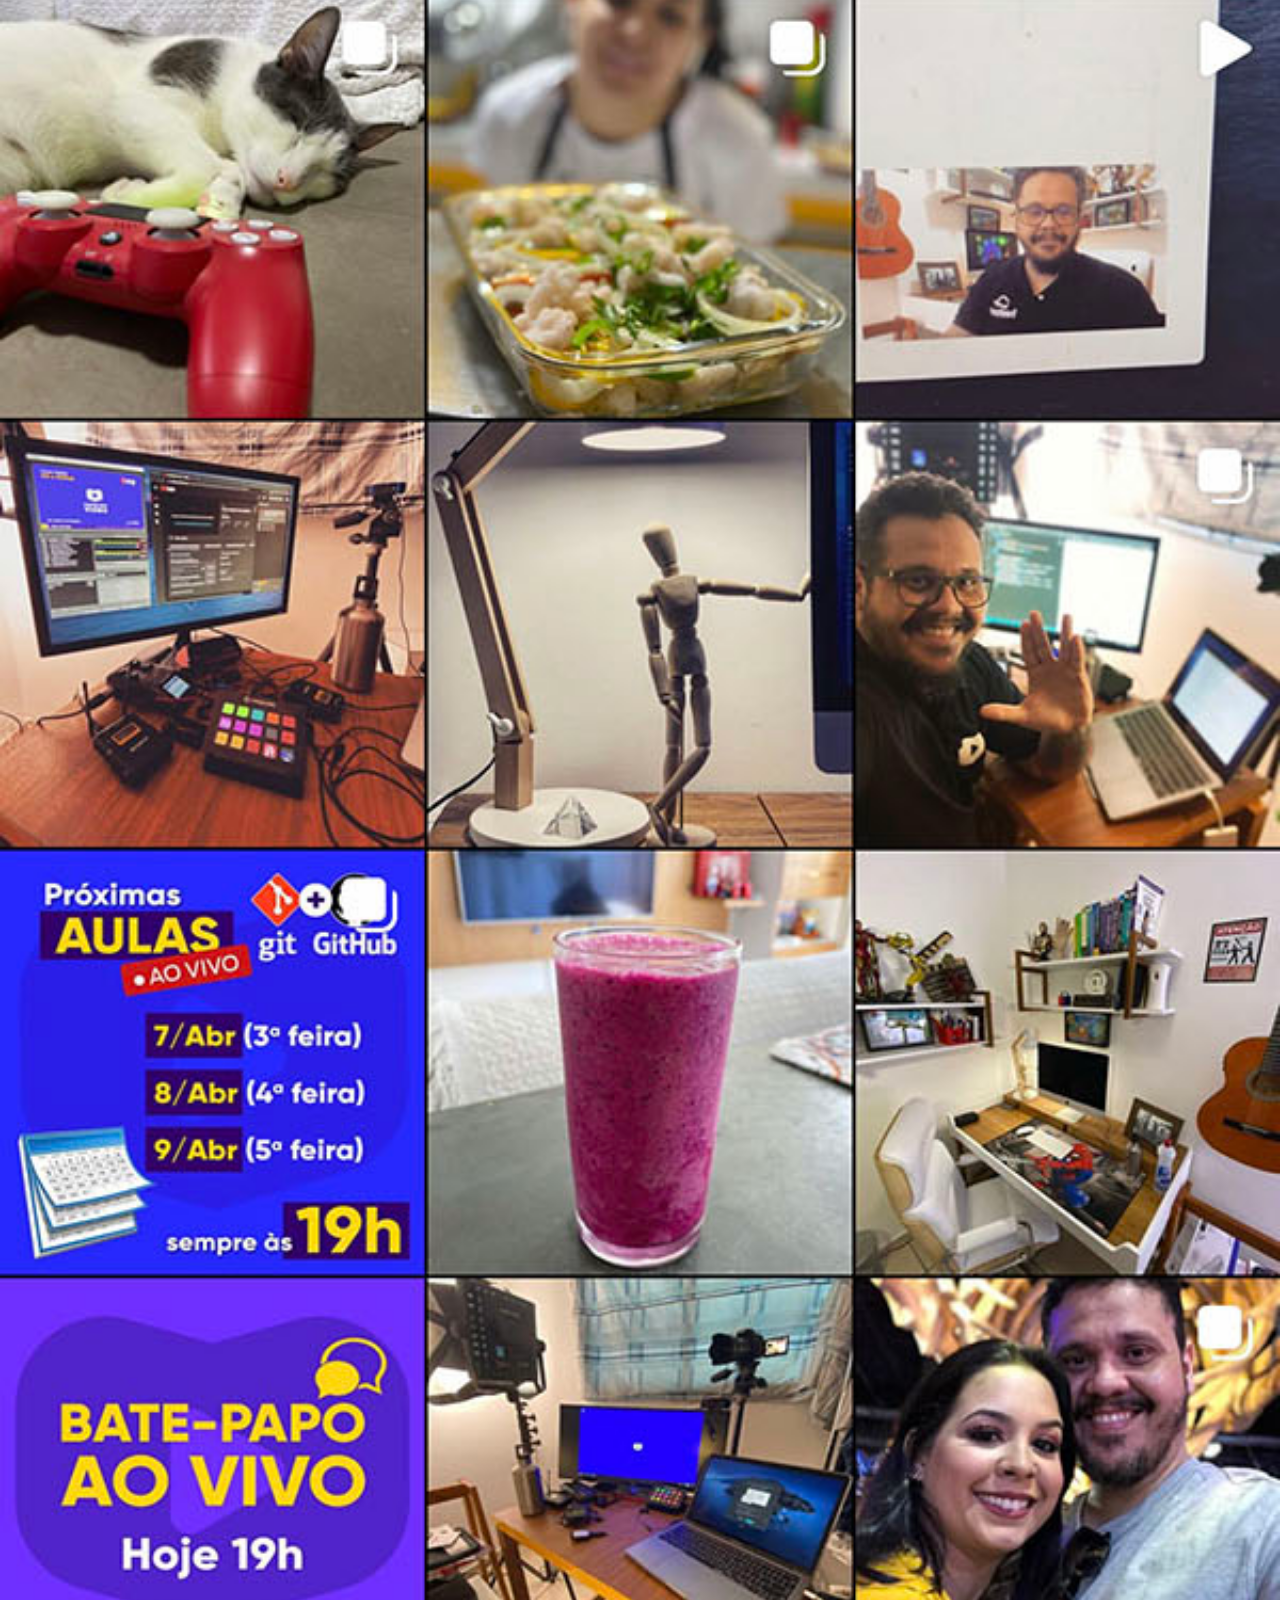
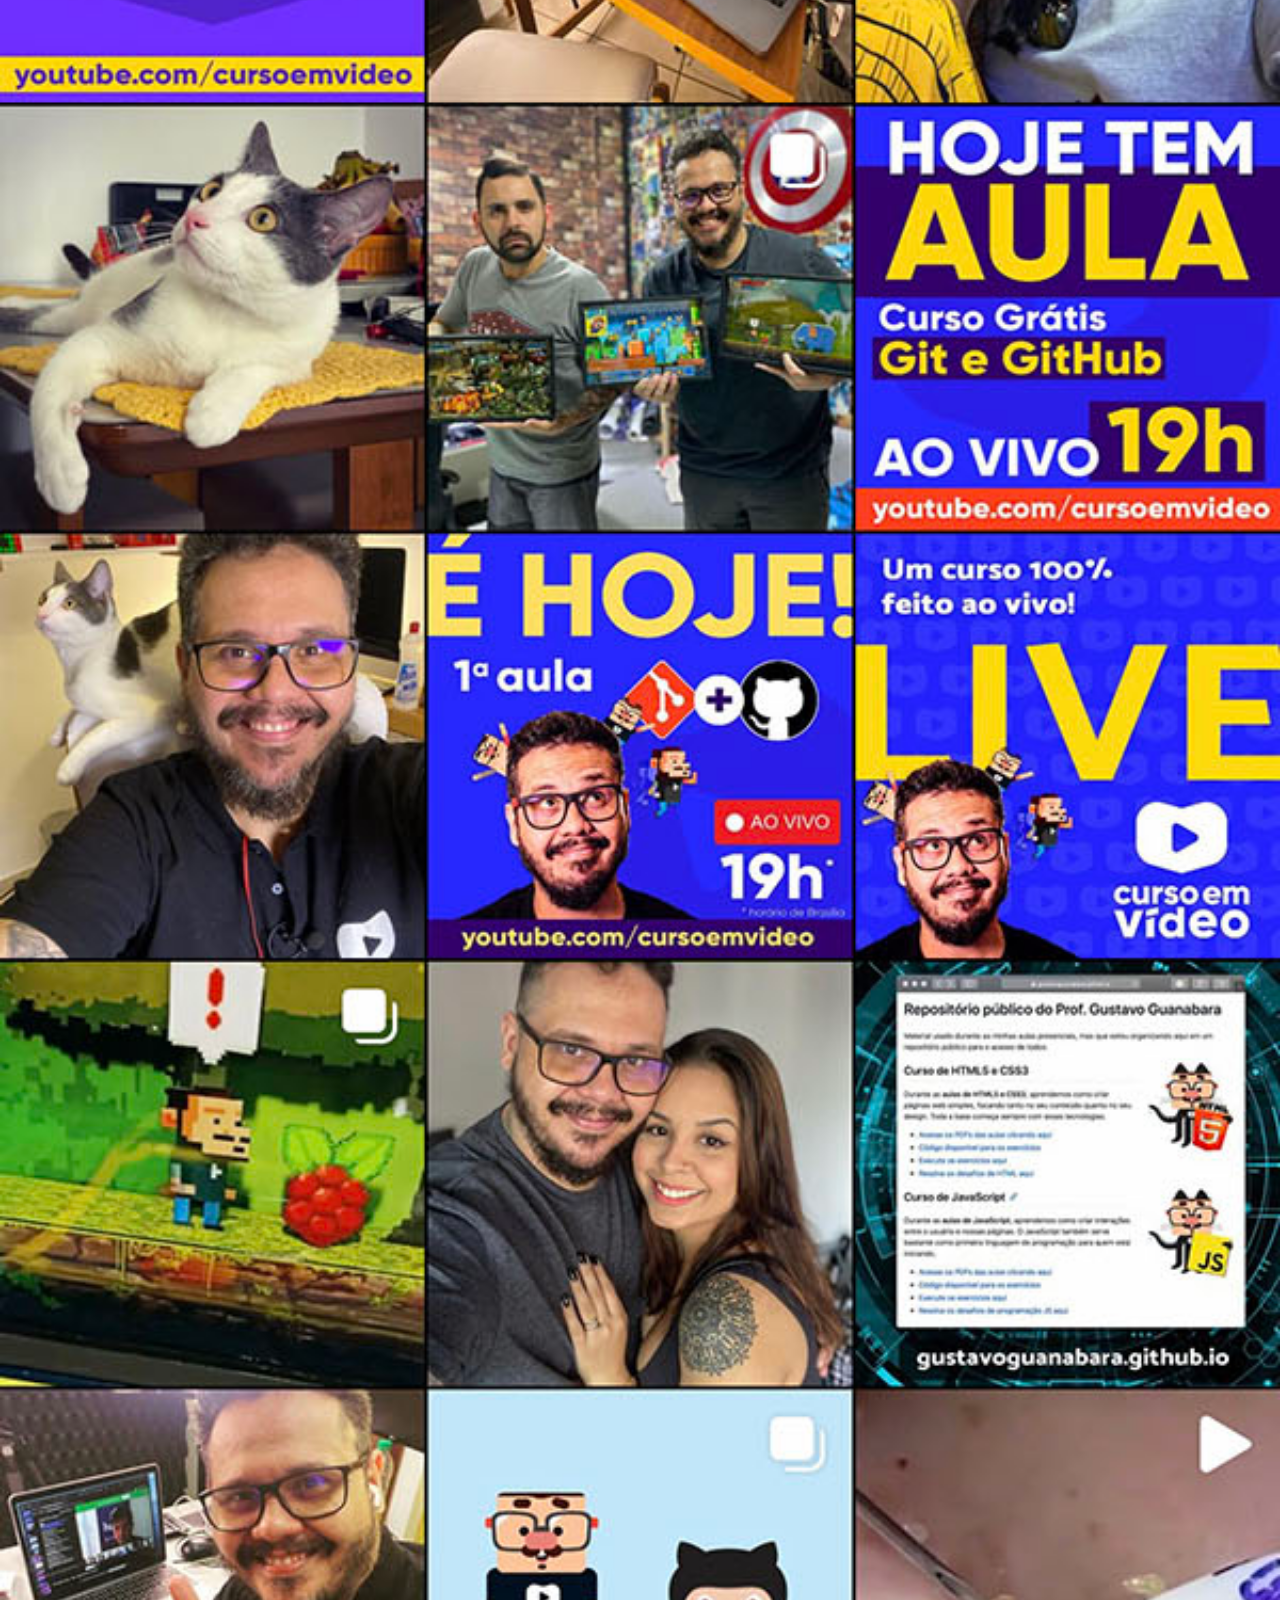
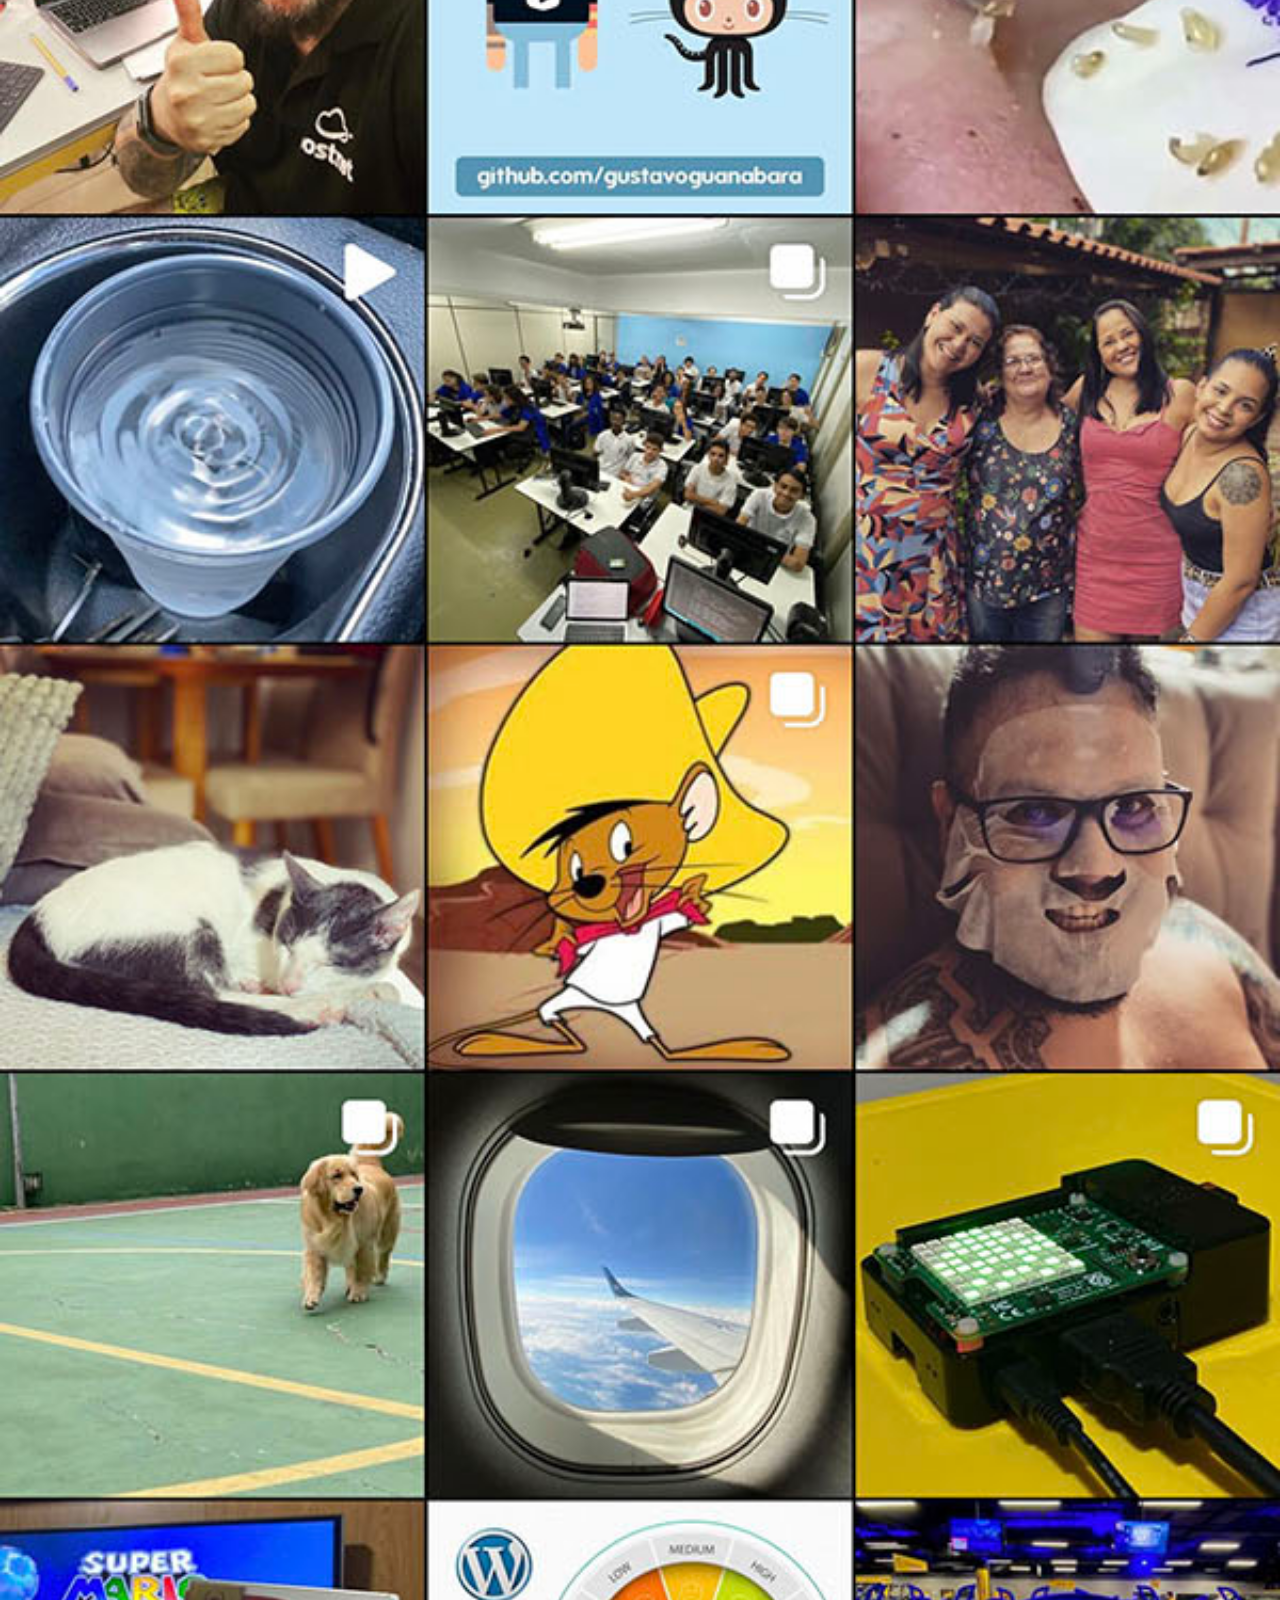
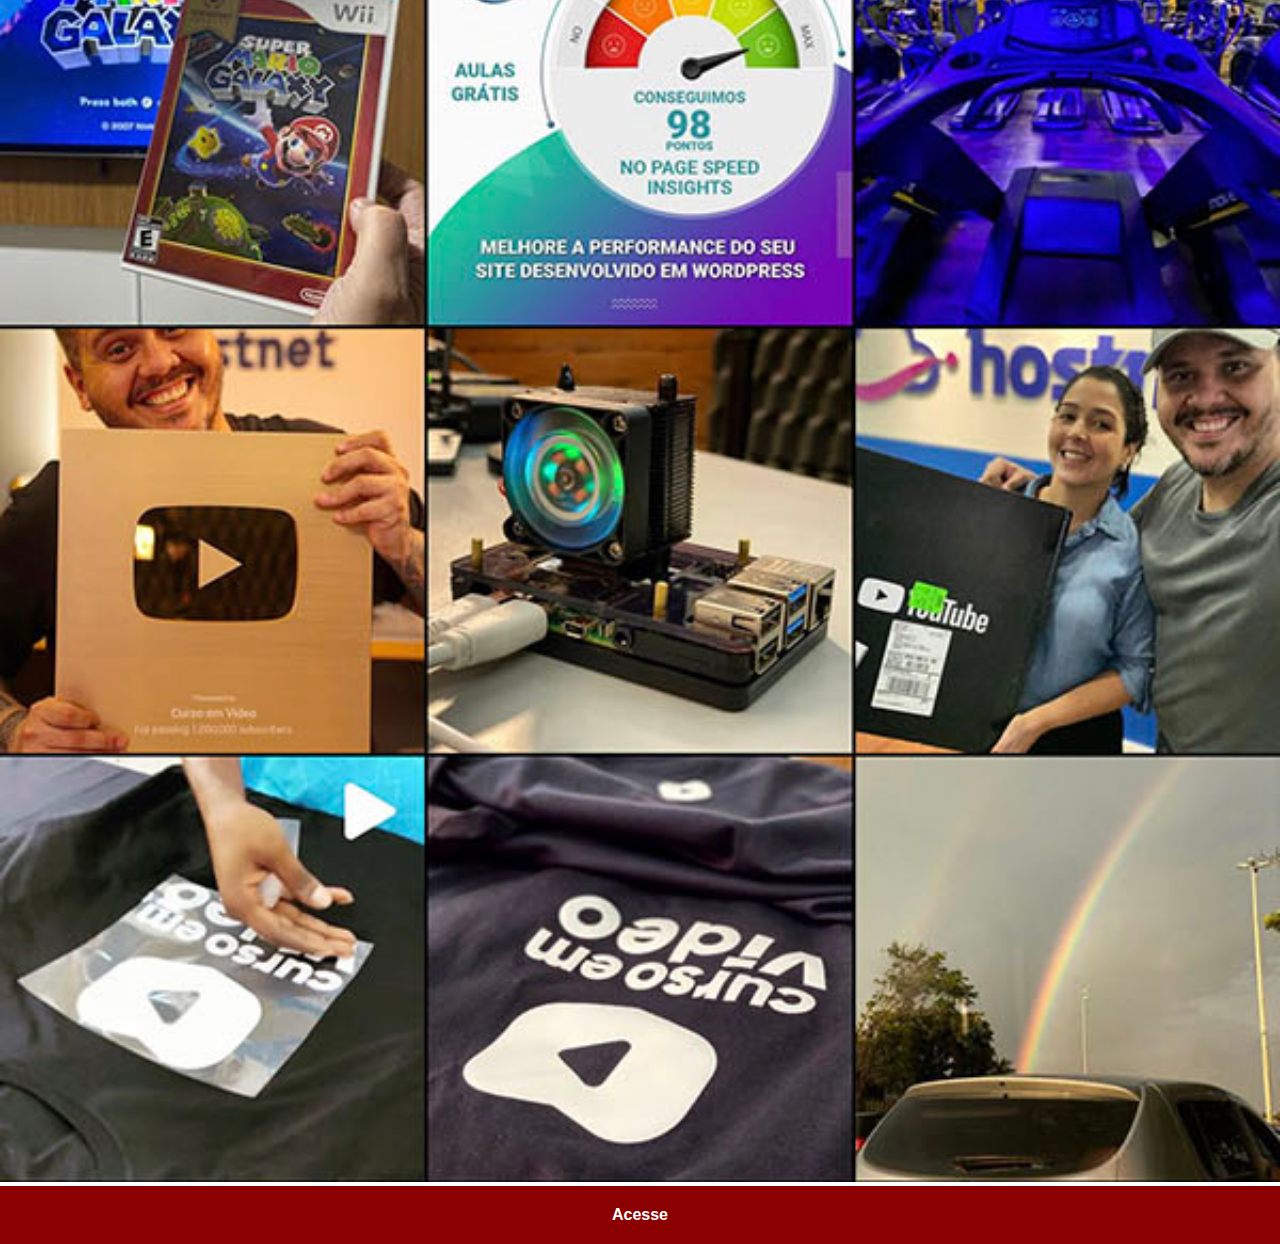
<file: Paginas/instagram.html>
<!DOCTYPE html>
<html lang="pt-br">
<head>
    <meta charset="UTF-8">
    <meta name="viewport" content="width=device-width, initial-scale=1.0">
    <title>Instagram</title>
    <link rel="stylesheet" href="../Estilos/Socials.css">
</head>
<body>
    <img src="../imagens/tela-instagram.jpg" alt="Instagram">
    <a href="https://www.instagram.com/gustavoguanabara/"> Acesse</a>
</body>
</html>
</file>
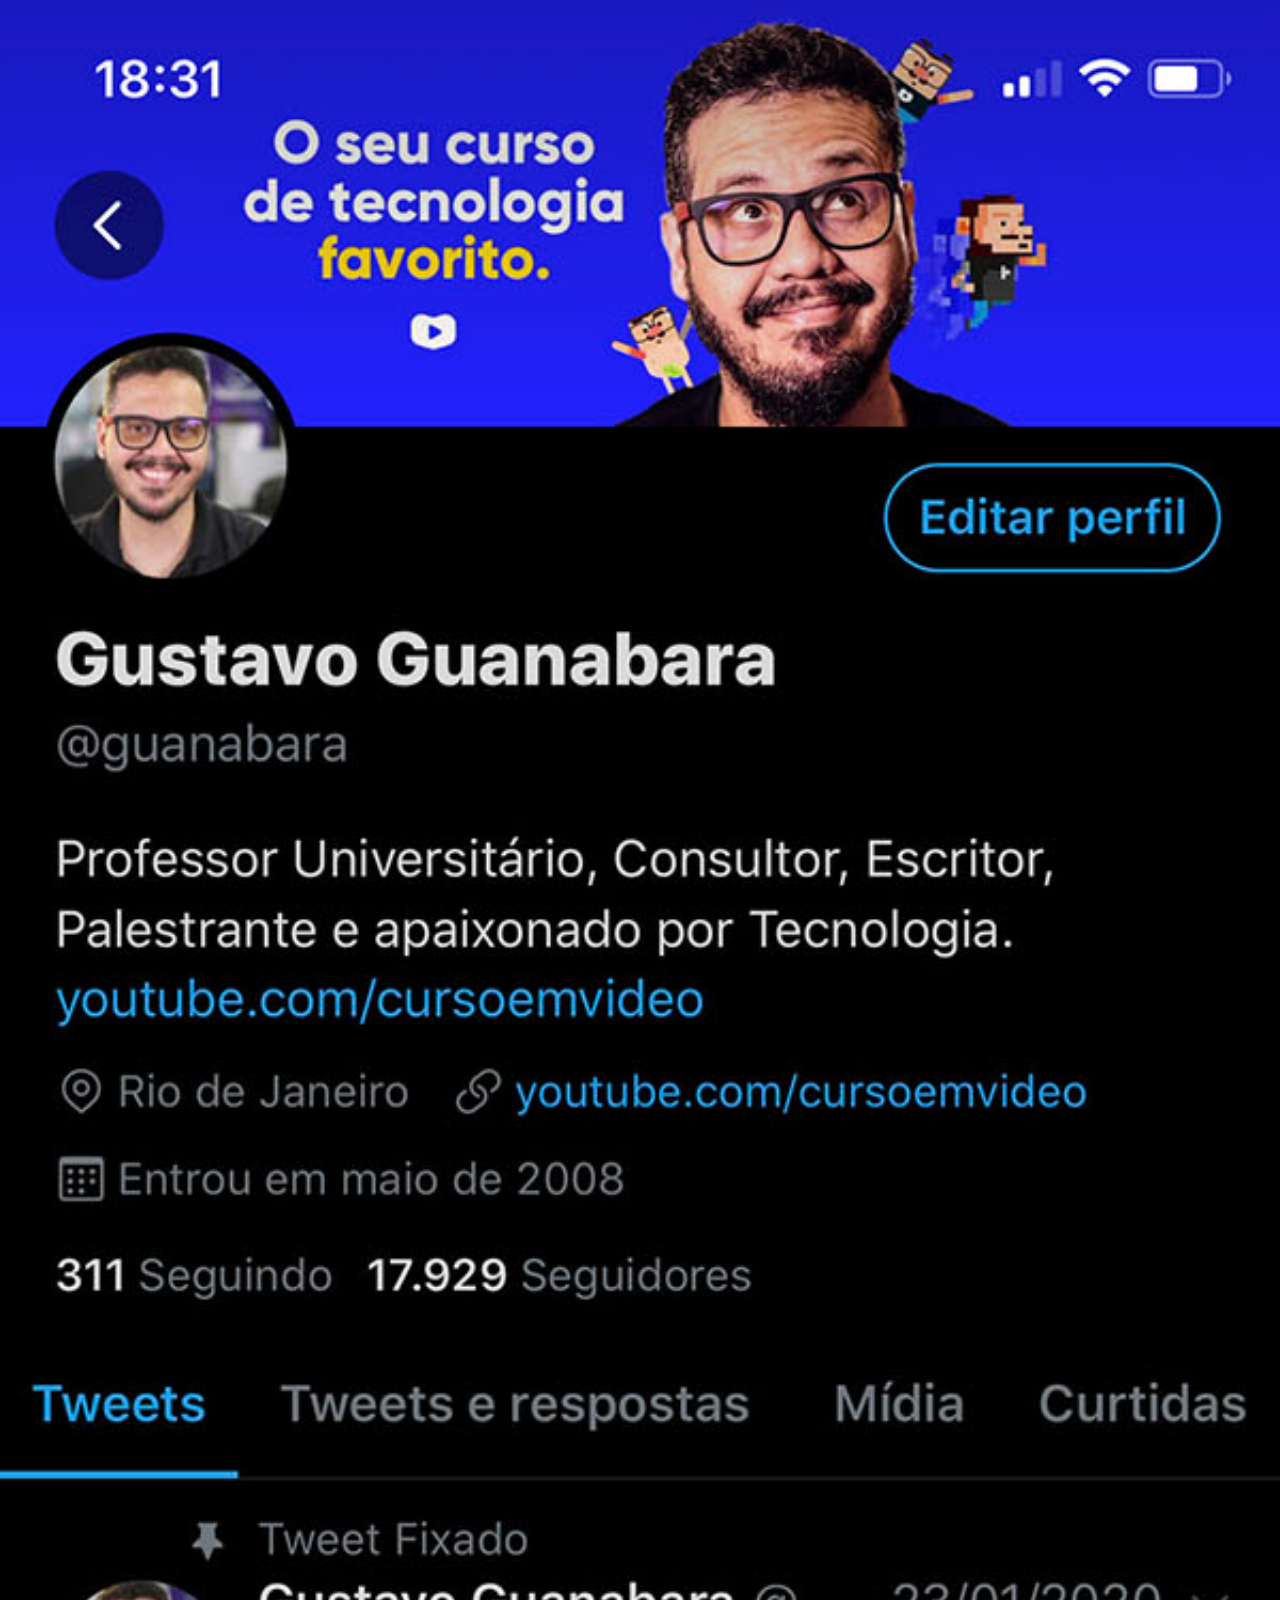
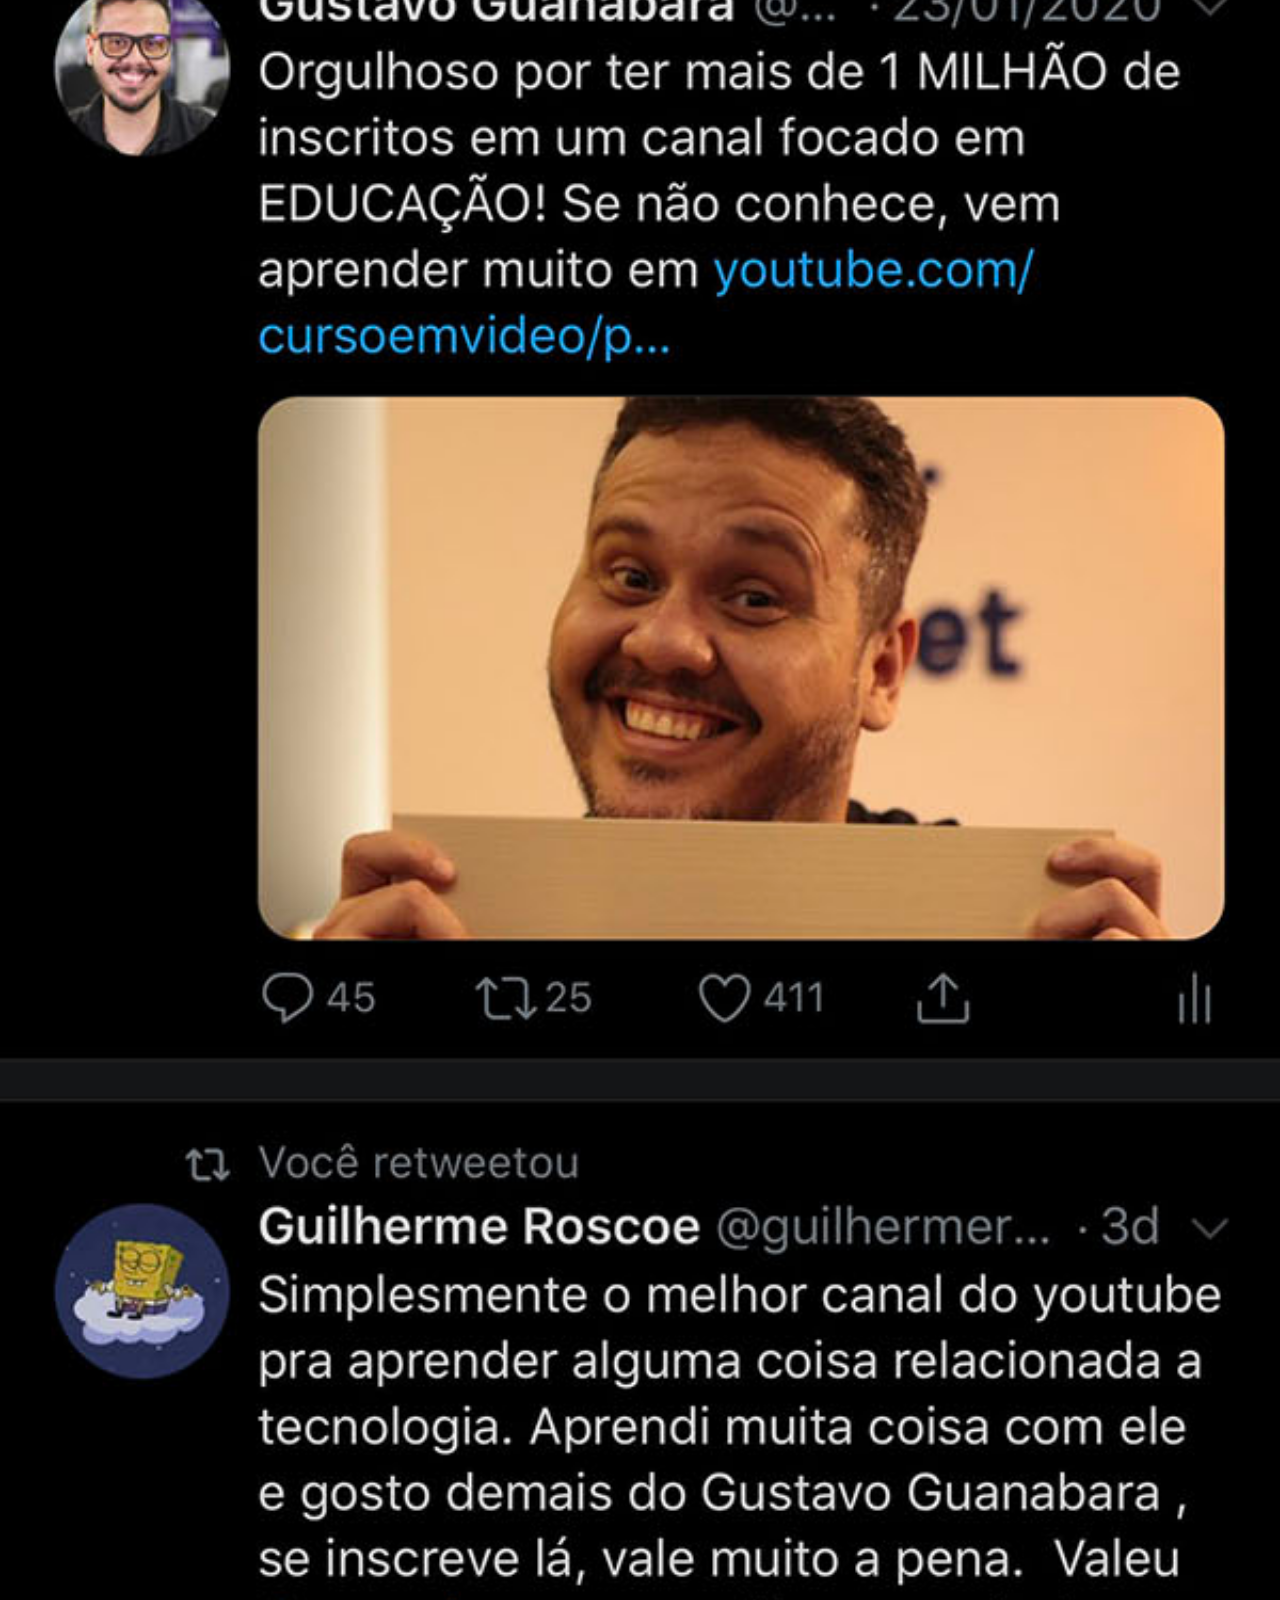
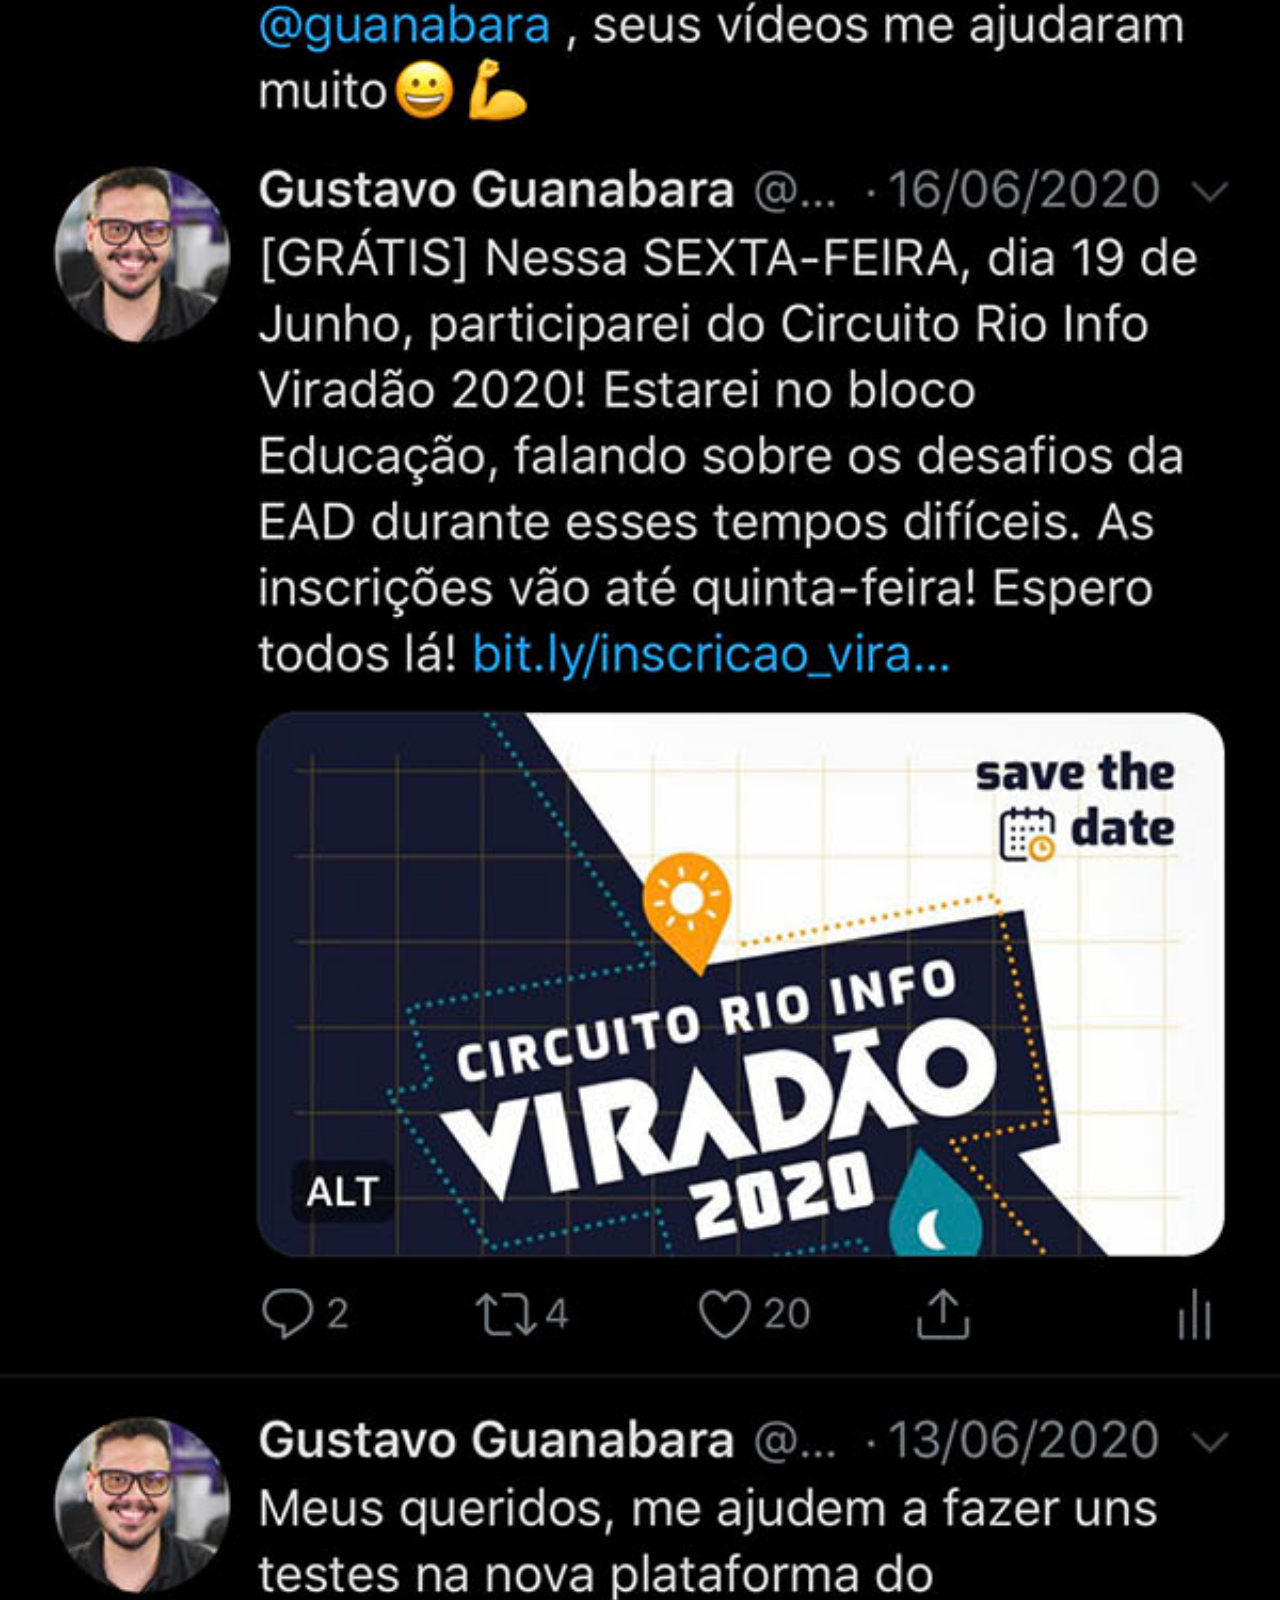
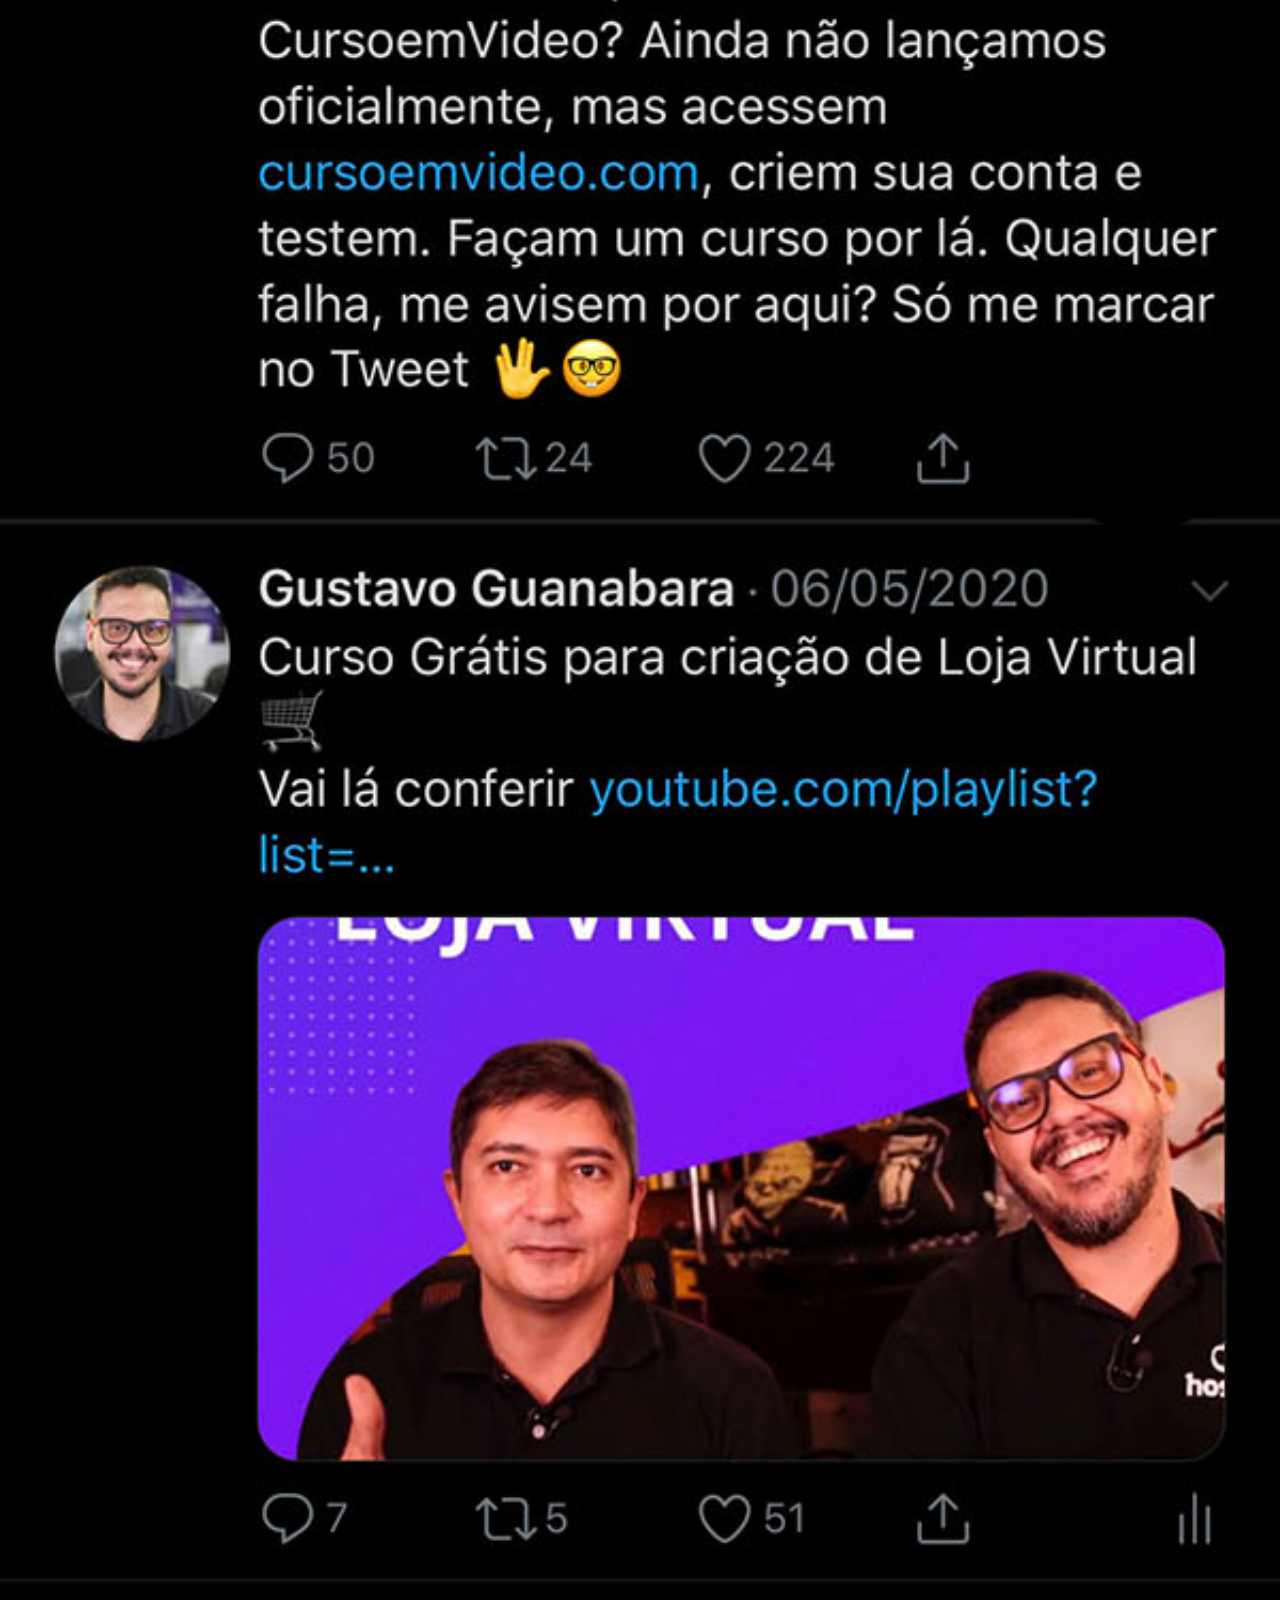
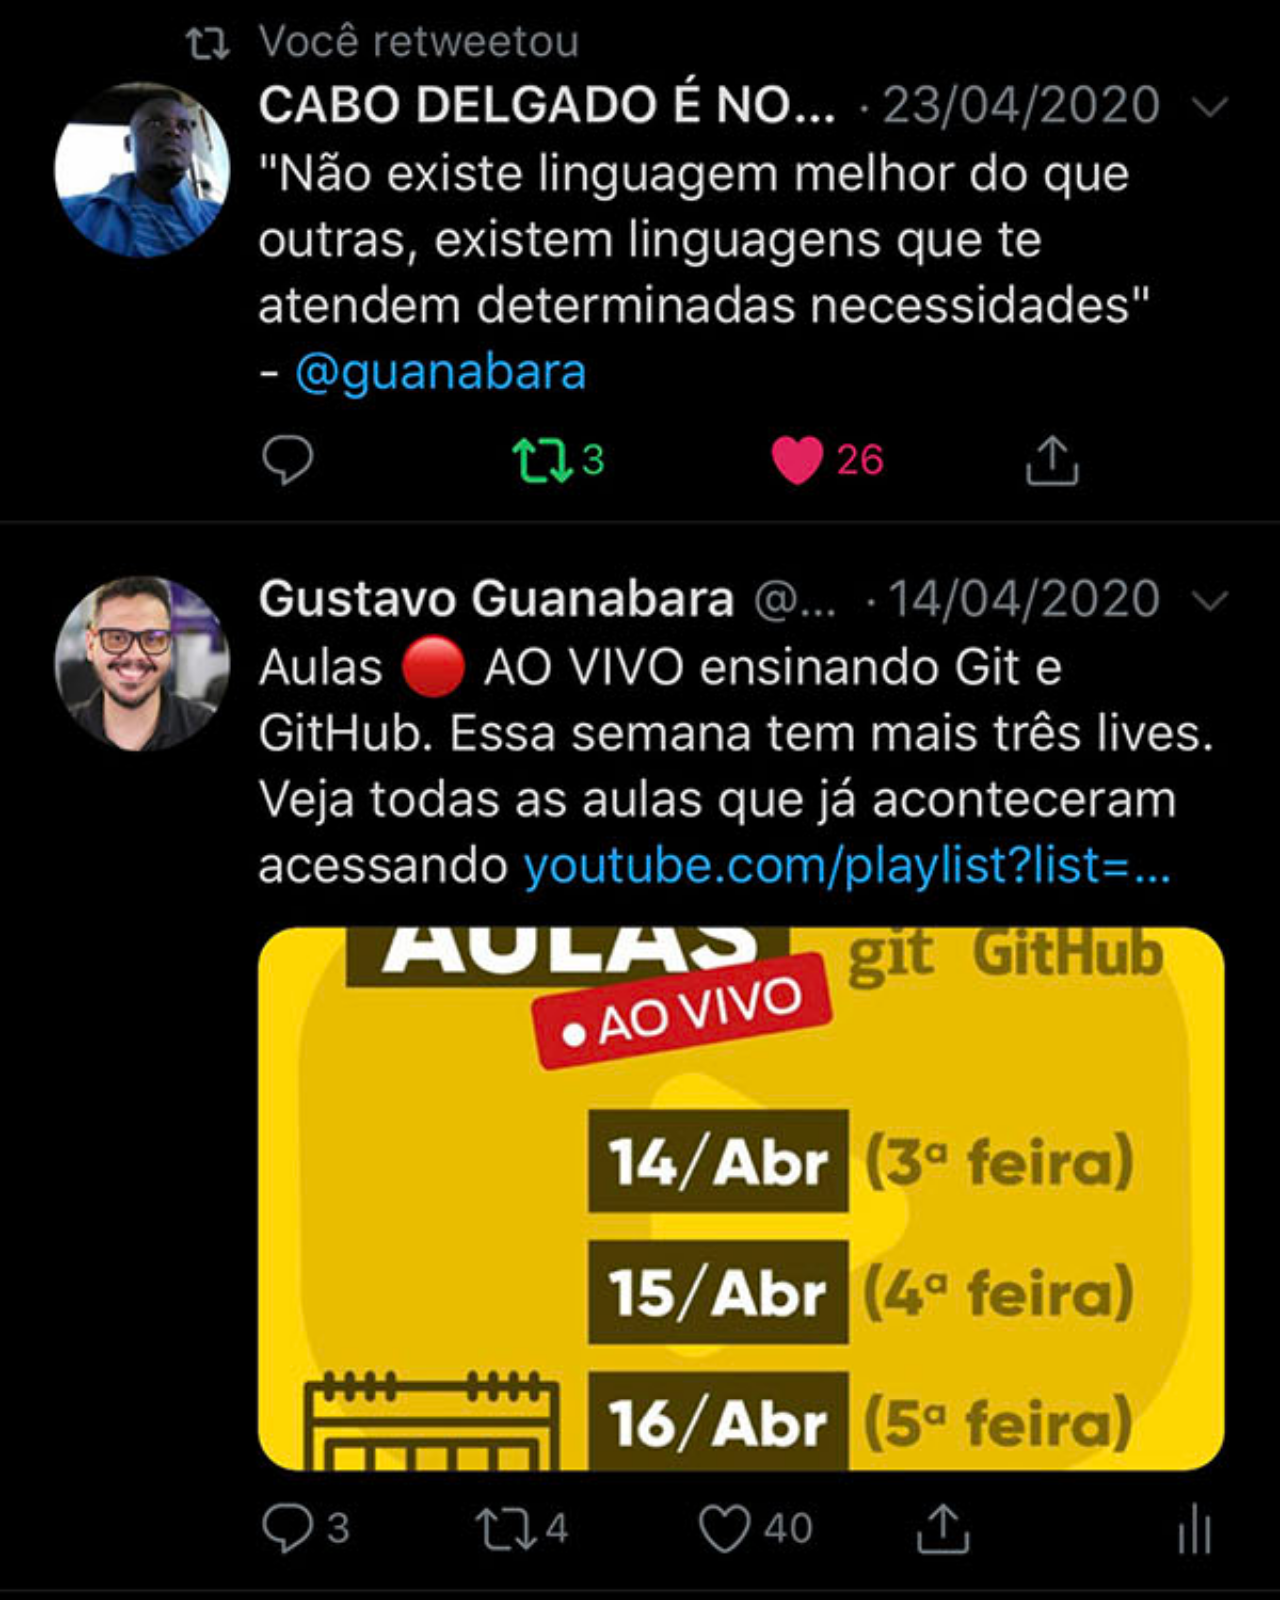
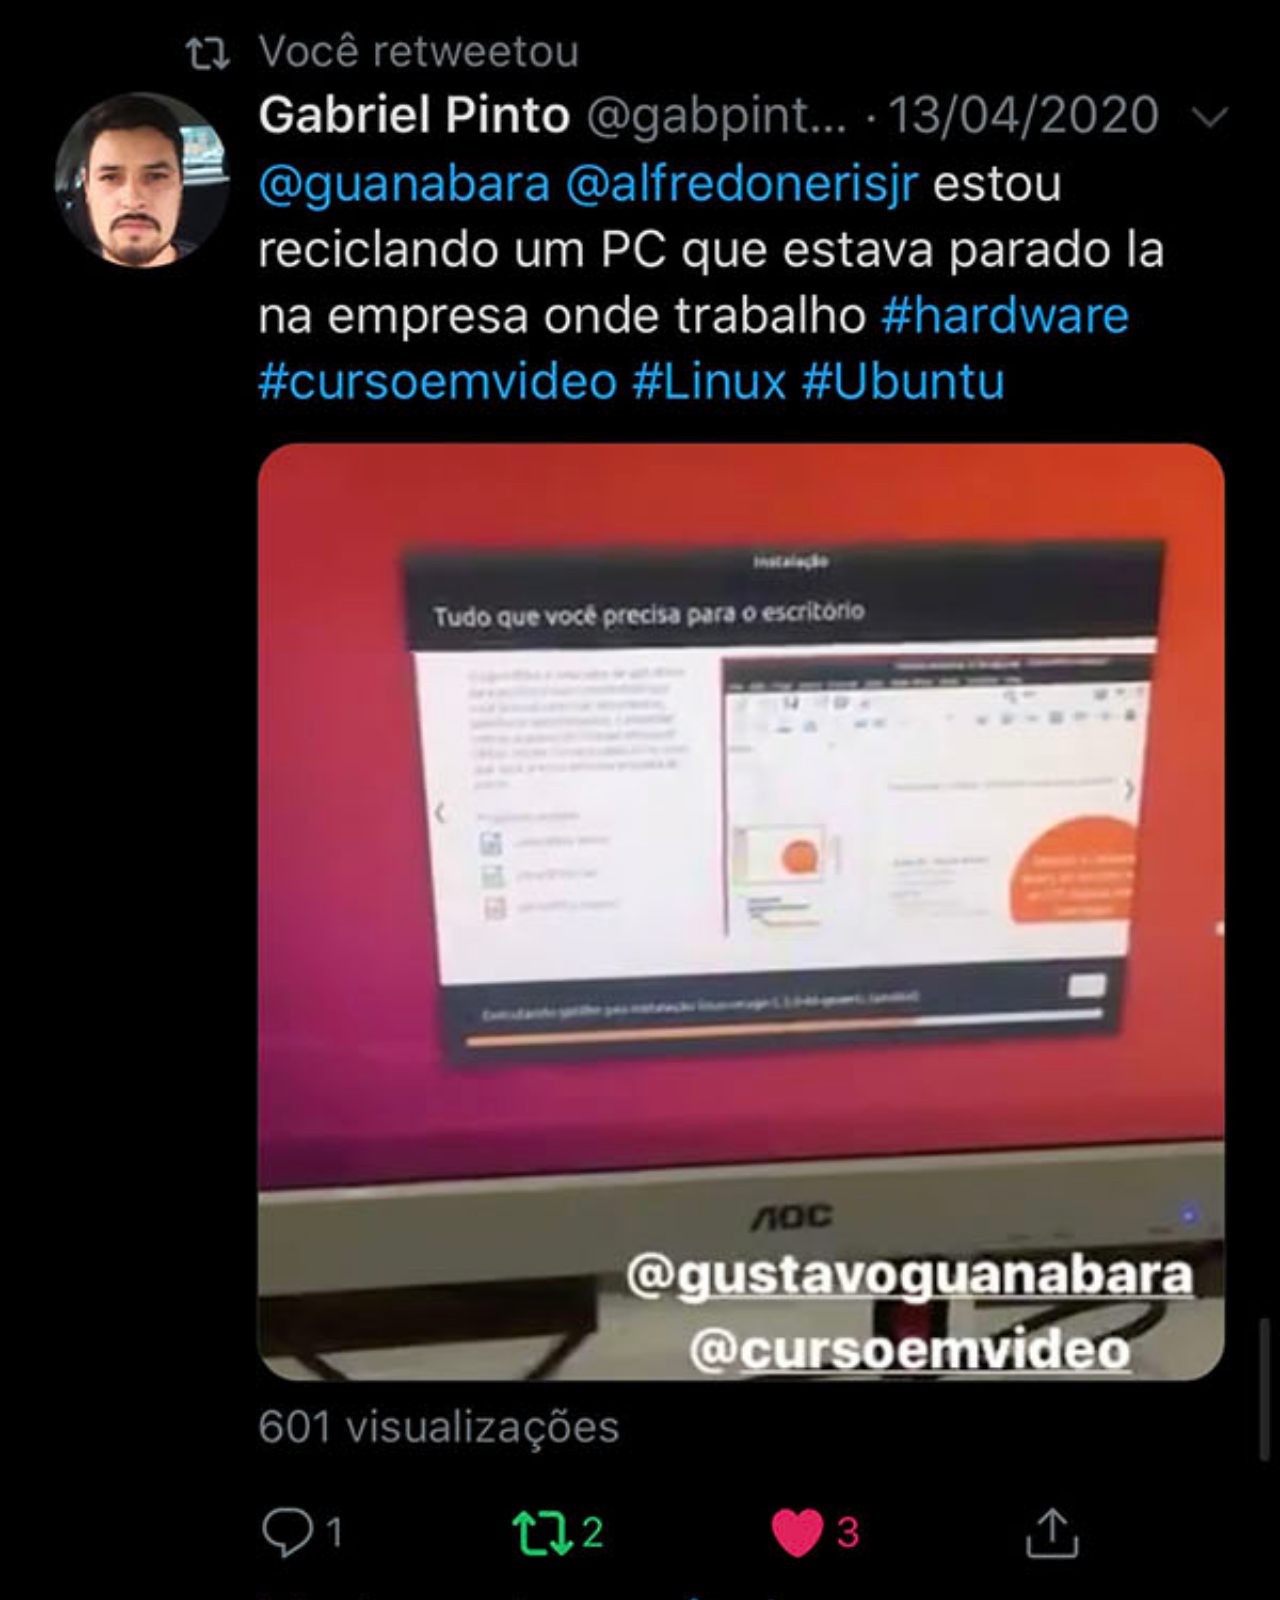
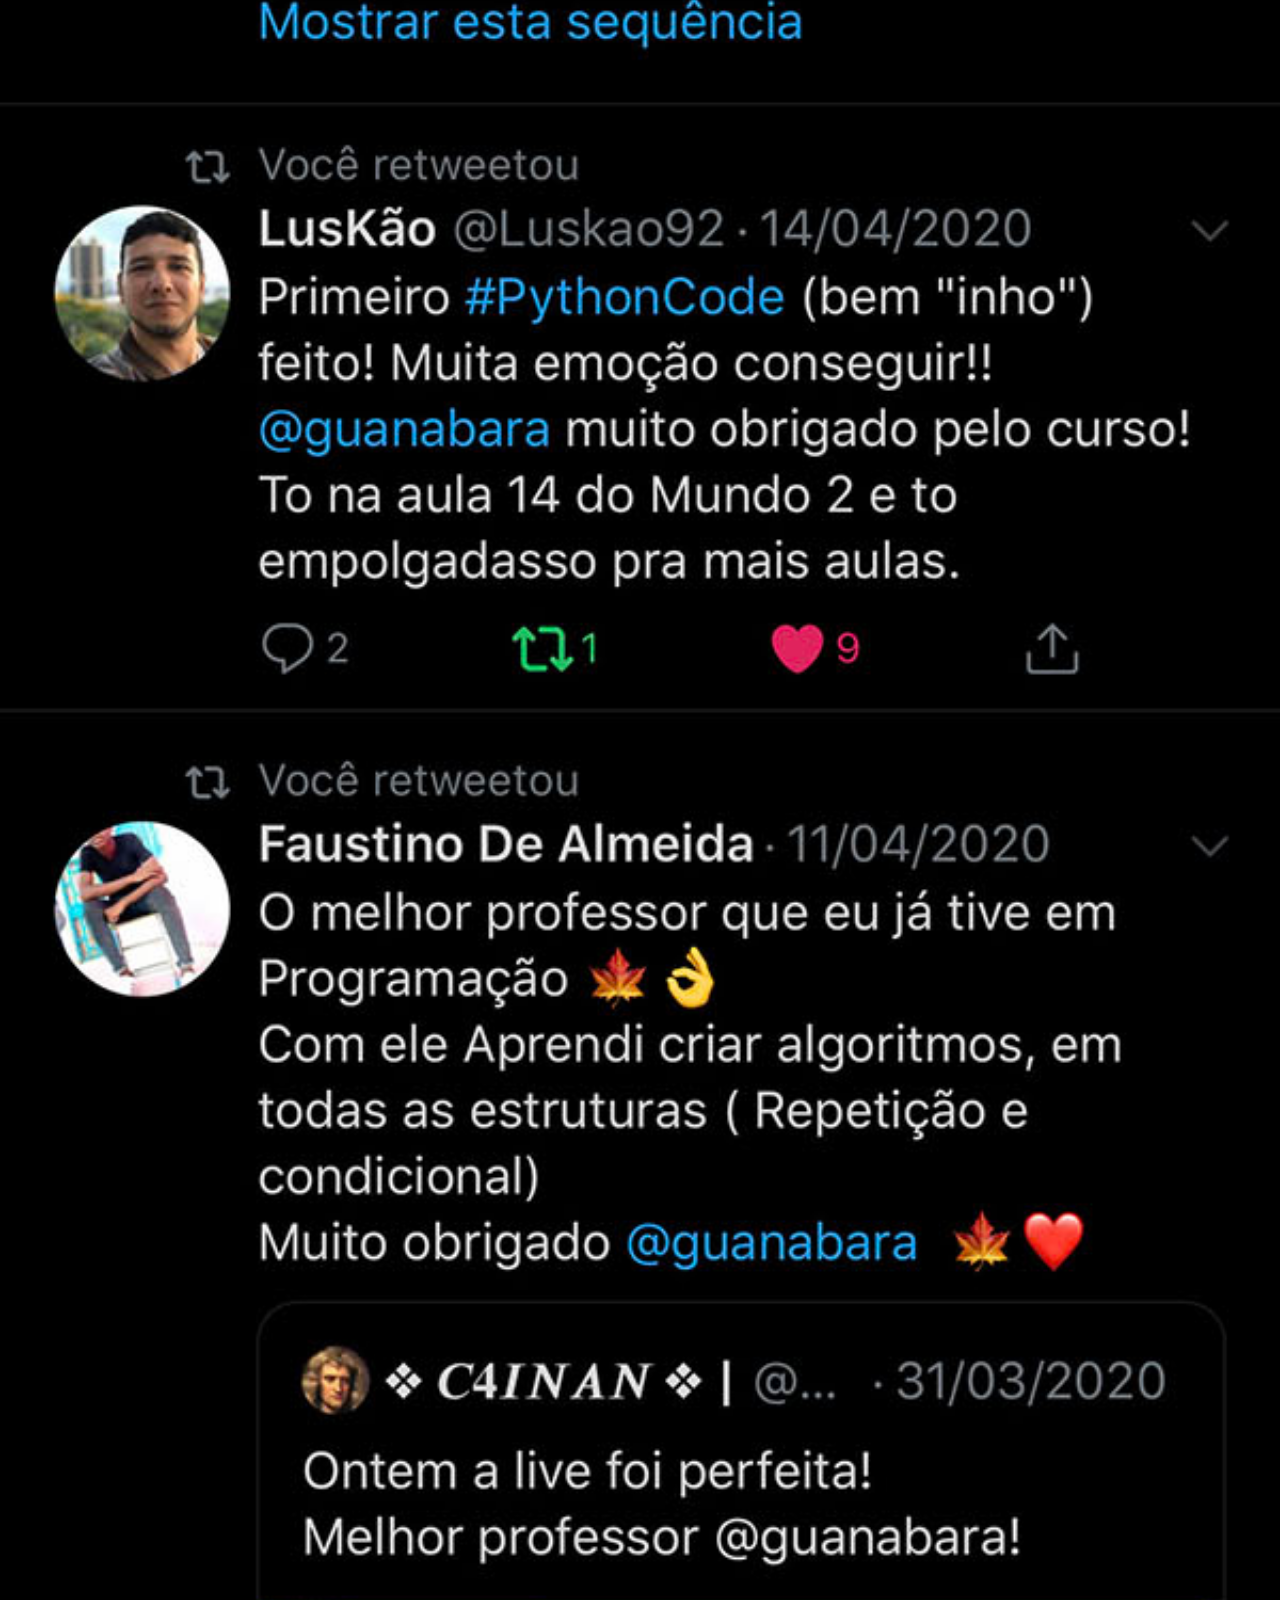
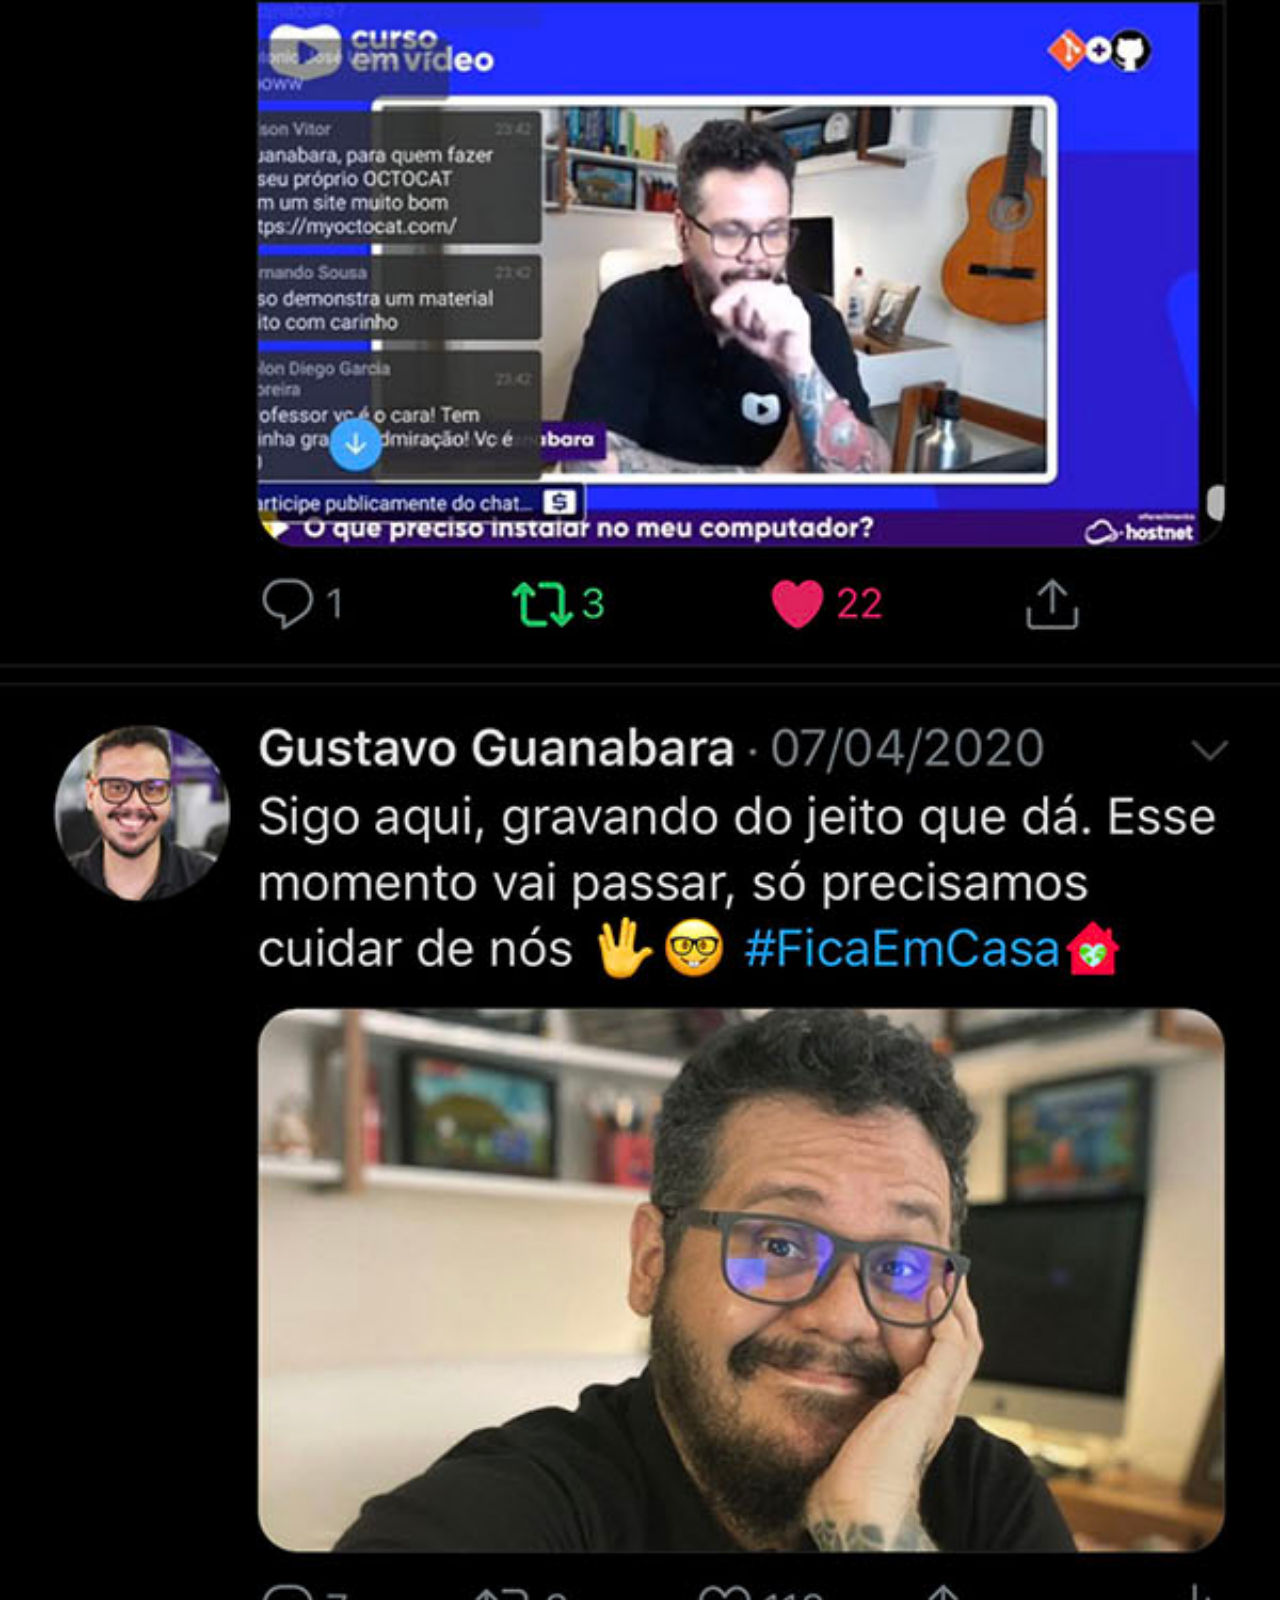
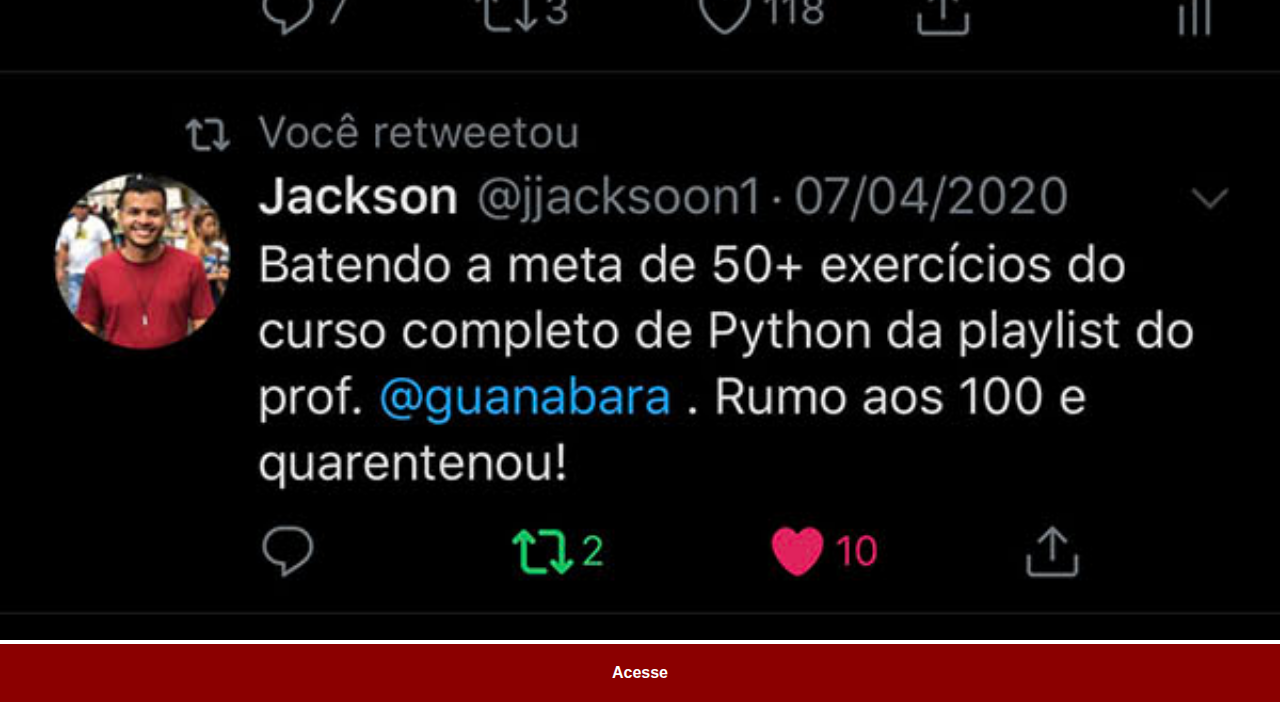
<file: Paginas/twitter.html>
<!DOCTYPE html>
<html lang="pt-br">
<head>
    <meta charset="UTF-8">
    <meta name="viewport" content="width=device-width, initial-scale=1.0">
    <title>twitter</title>
    <link rel="stylesheet" href="../Estilos/Socials.css">
</head>
<body>
   <img src="../imagens/tela-twitter.jpg" alt="Twitter"> 
   <a href="https://x.com/guanabara">Acesse</a>
</body>
</html>
</file>
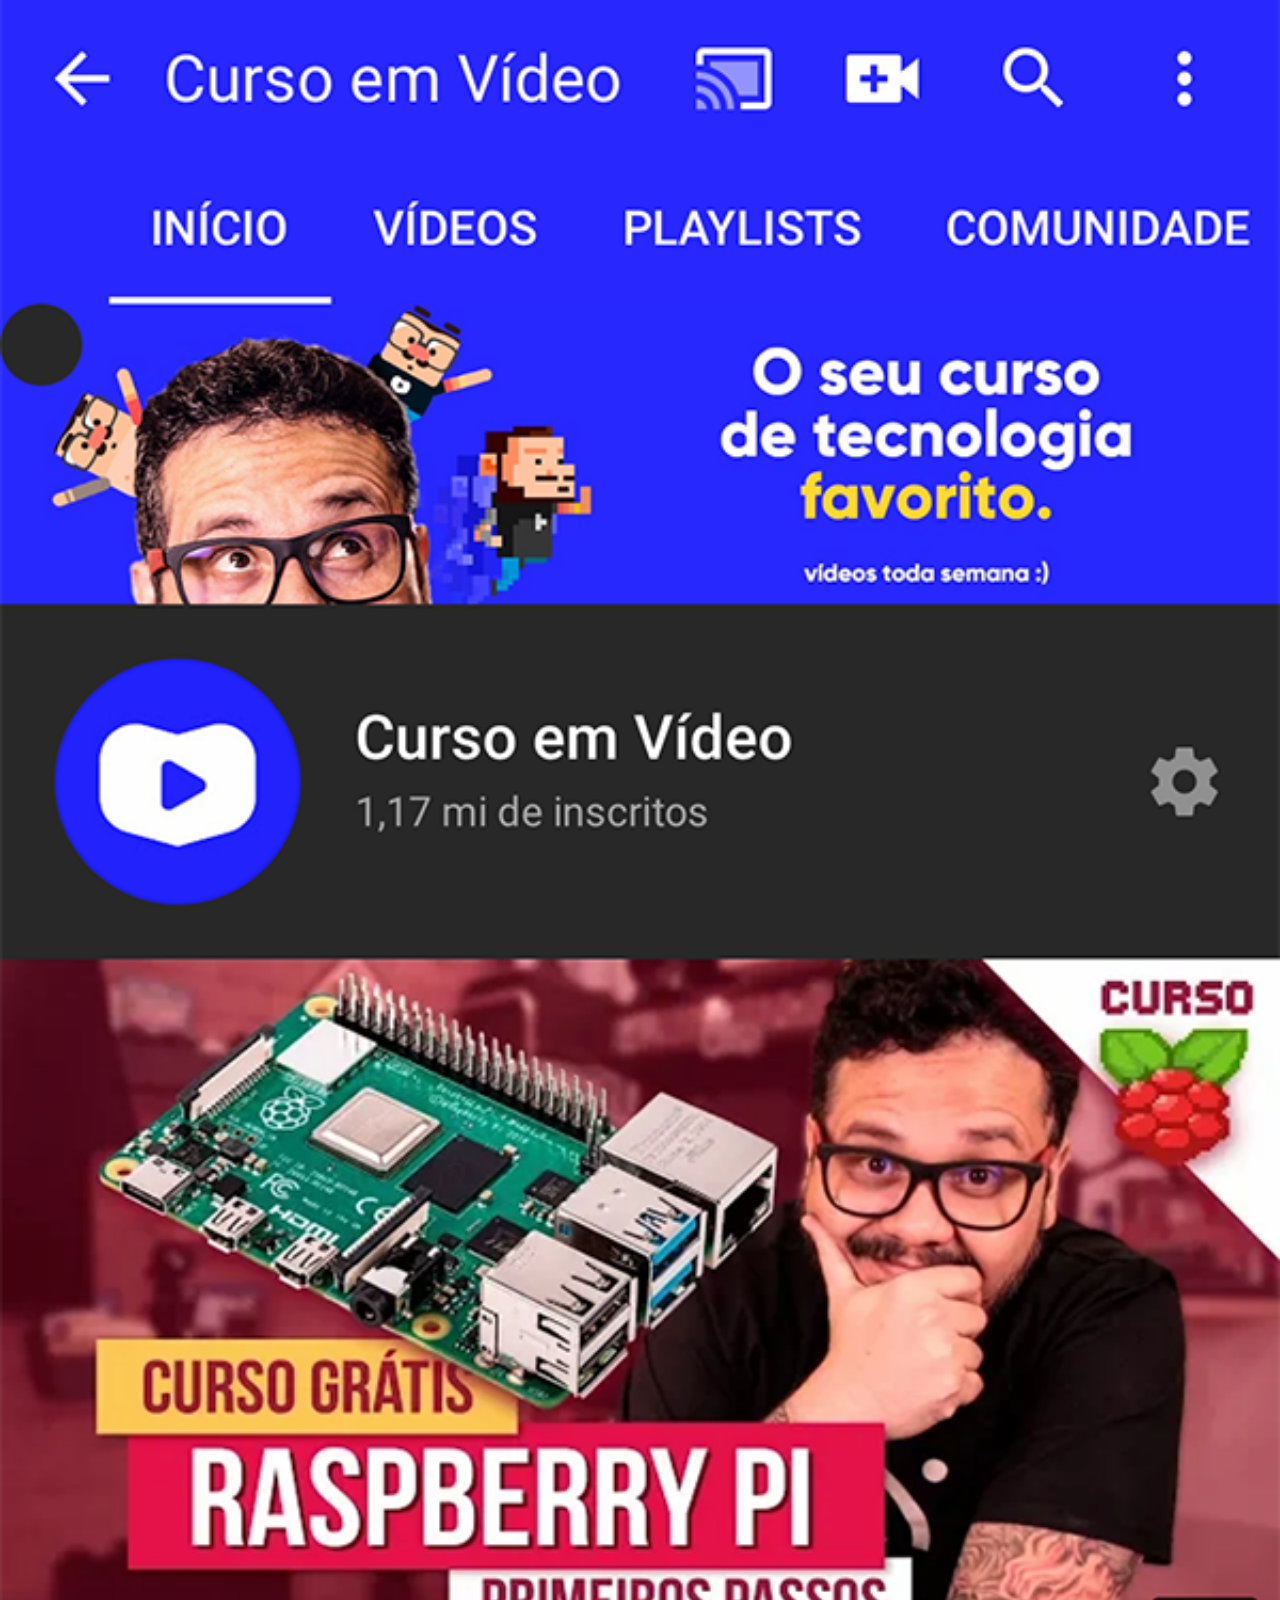
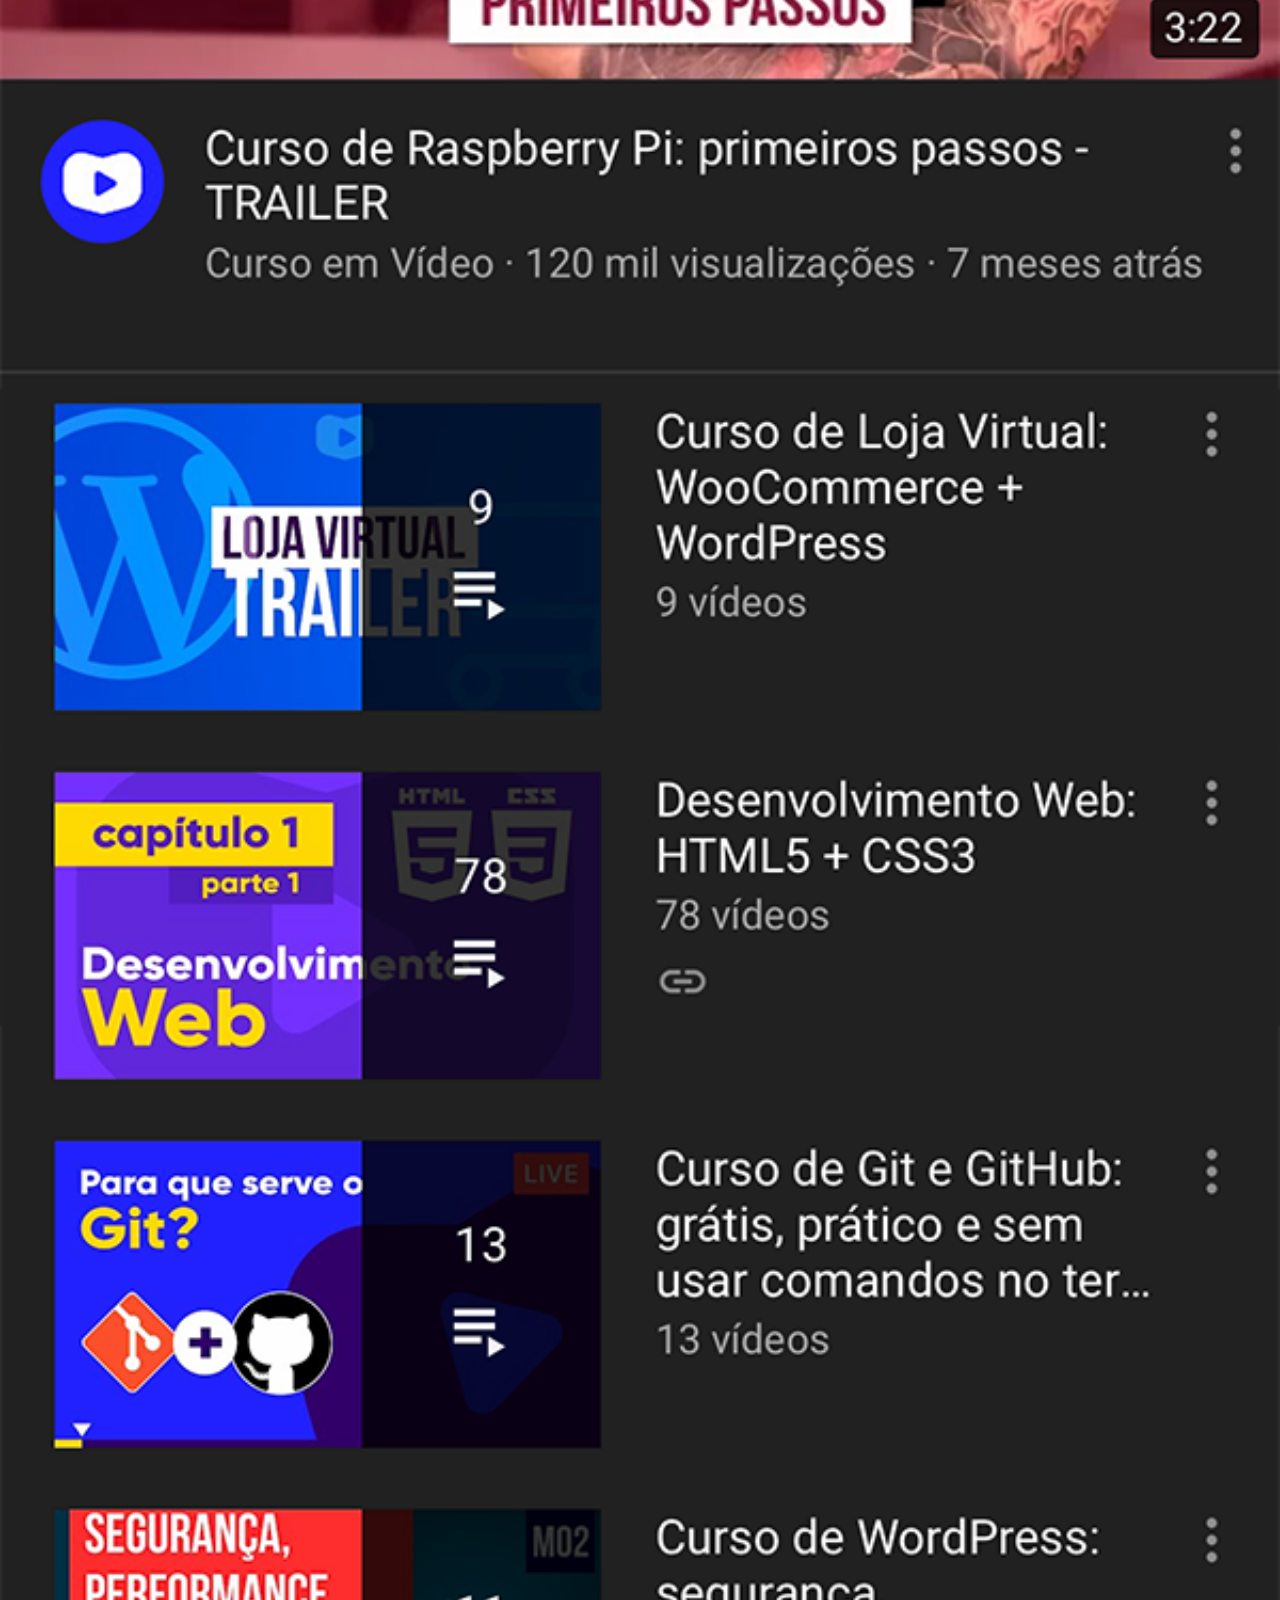
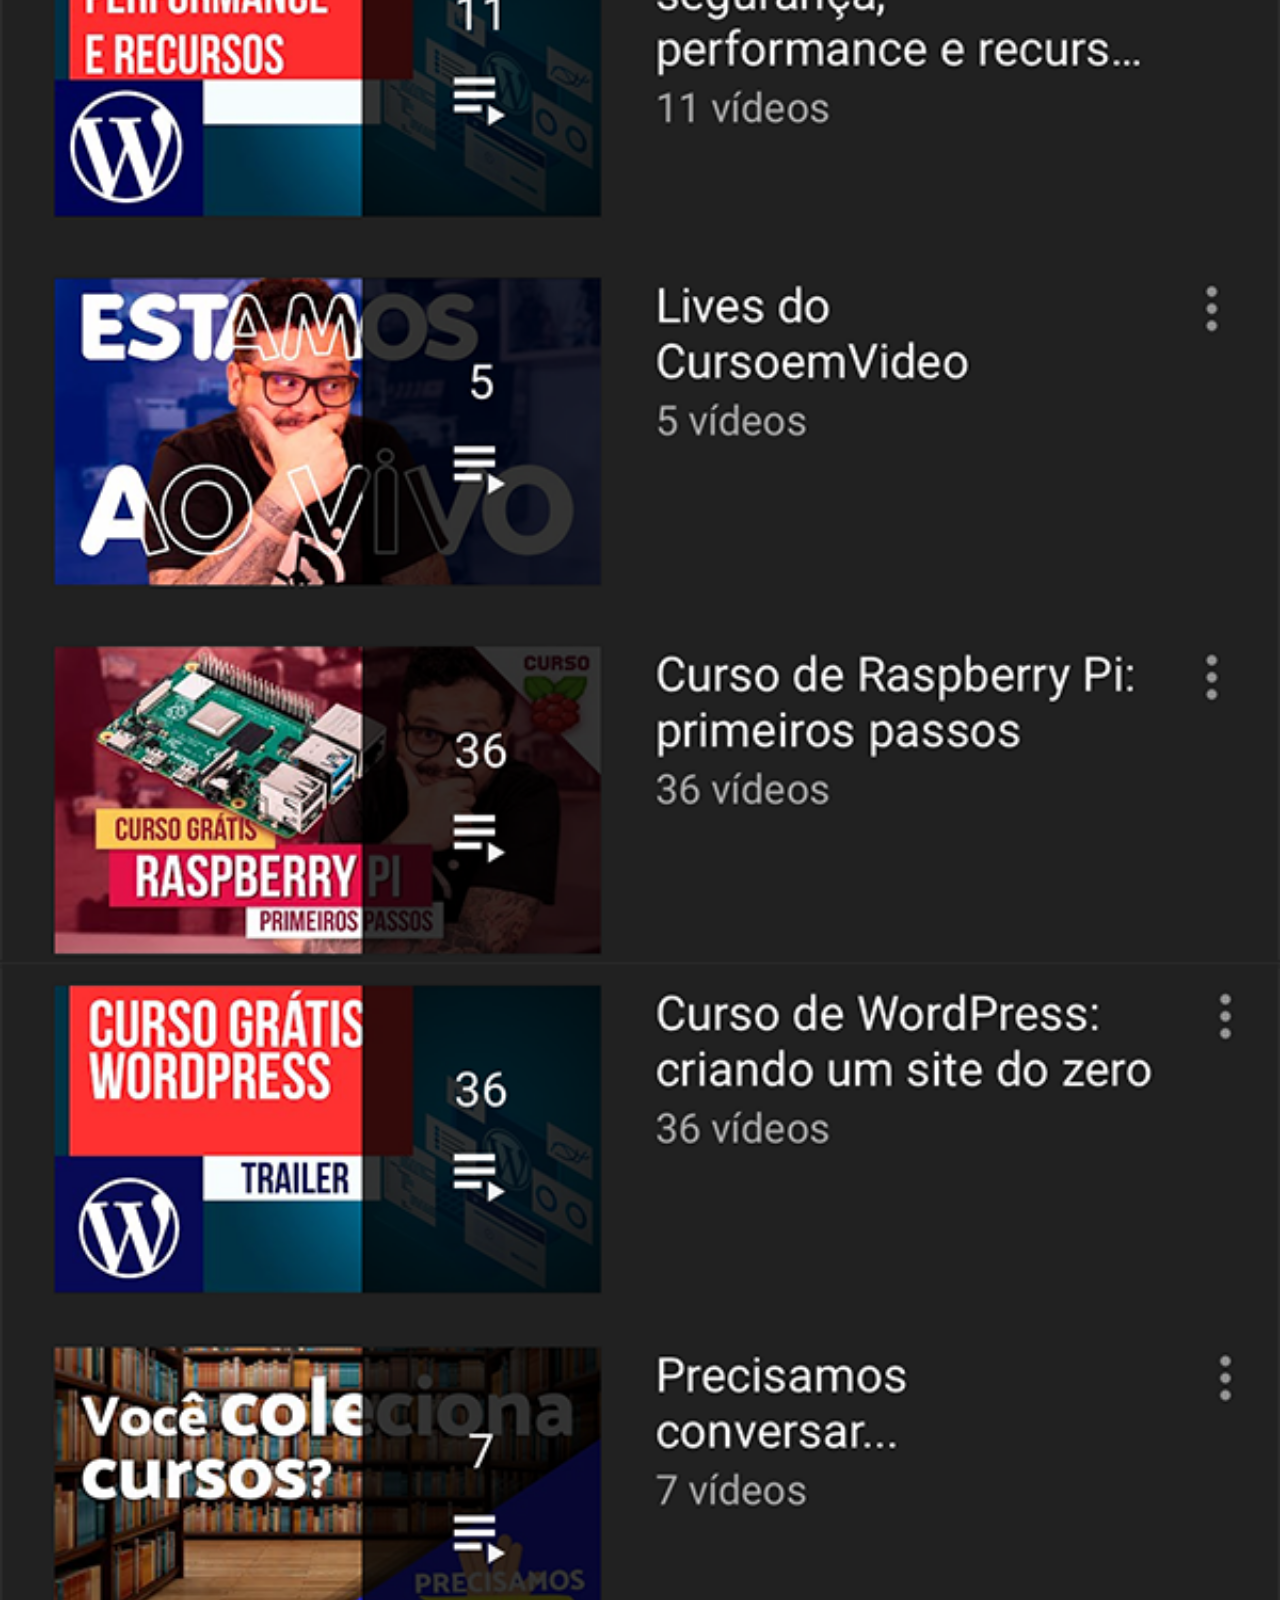
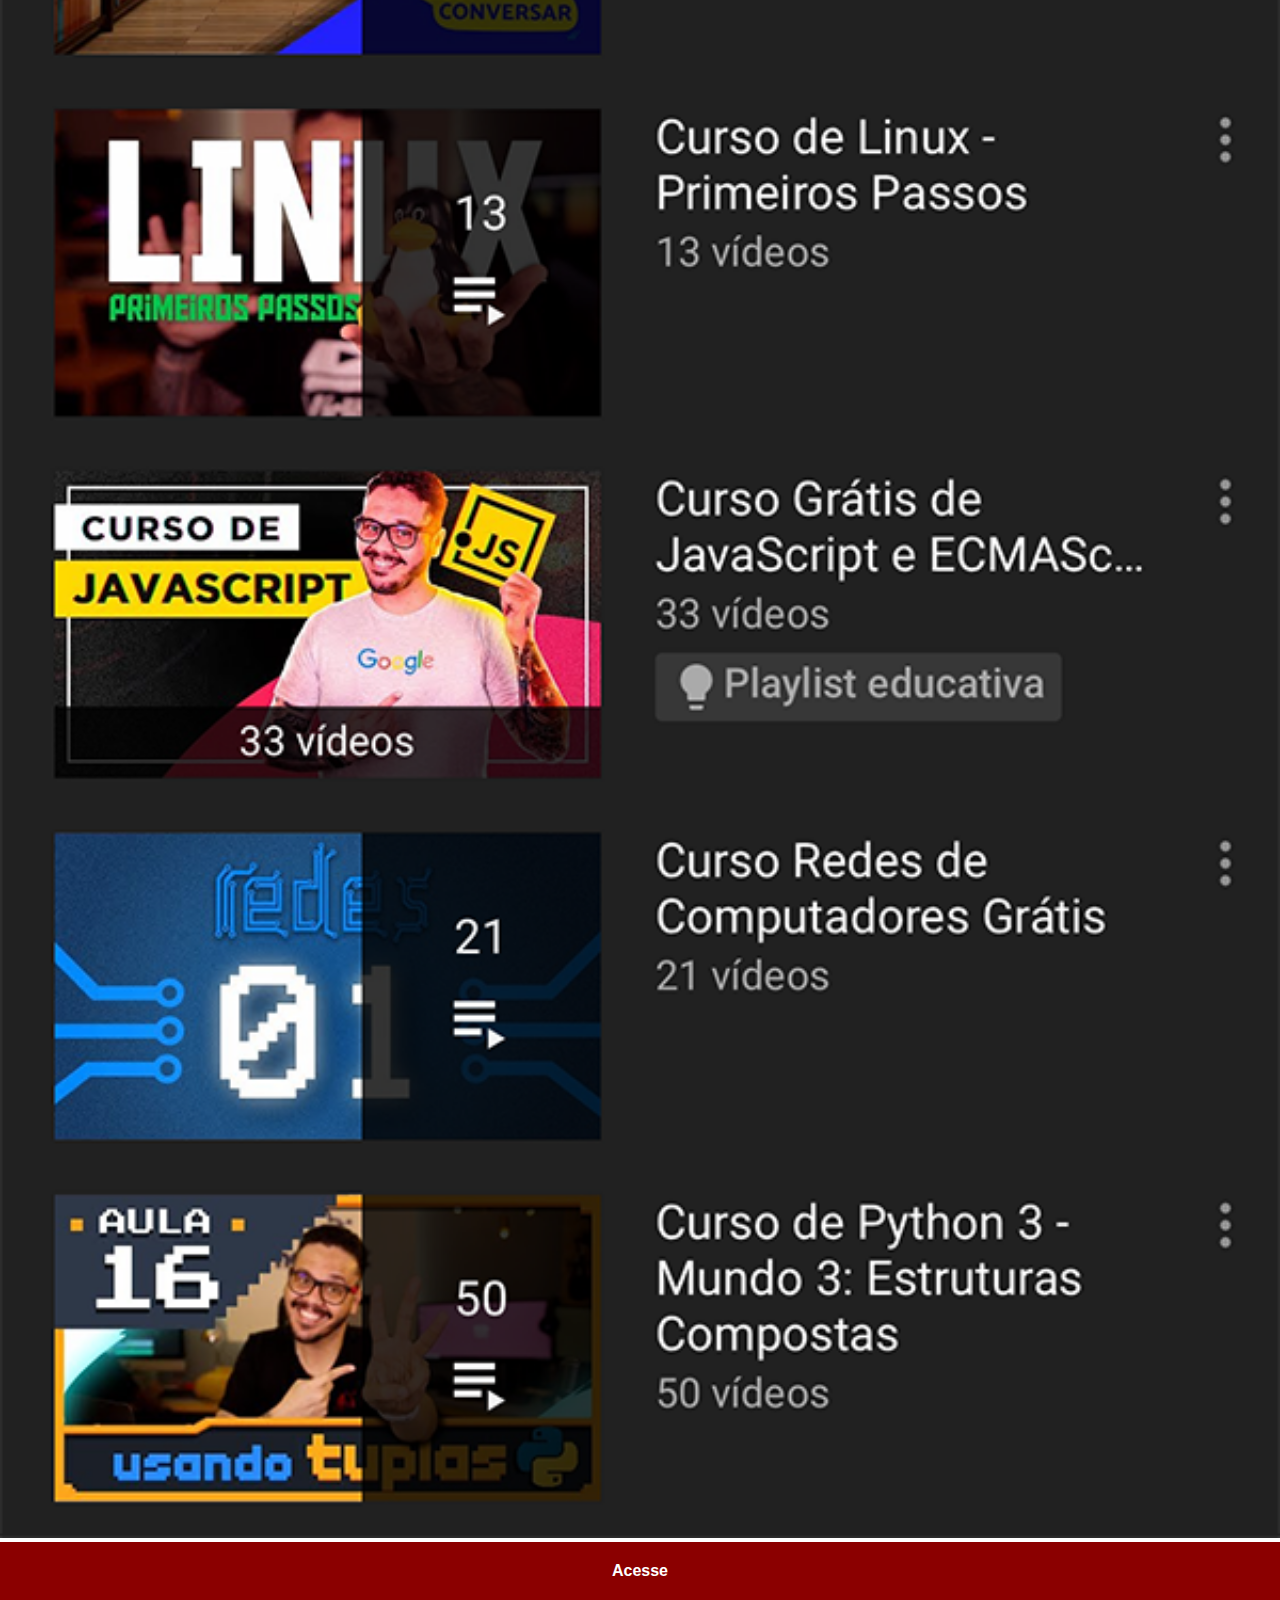
<file: Paginas/youtube.html>
<!DOCTYPE html>
<html lang="pt-br">
<head>
    <meta charset="UTF-8">
    <meta name="viewport" content="width=device-width, initial-scale=1.0">
    <title>Youtube</title>
  <link rel="stylesheet" href="../Estilos/Socials.css">
</head>
<body>
    <img src="../imagens/tela-youtube.png" alt="Youtube">
    <a href="https://www.youtube.com/c/CursoemV%C3%ADdeo" target="_blank"> Acesse </a>
</body>
</html>
</file>
<file: Estilos/style.css>
@charset "UTF-8";

* {
    margin: 0px;
    padding: 0px;
font-family: Arial, Helvetica, sans-serif
}

html, body { 
    height: 100vh;
    width: 100vw;
    background-color: black;
    }

    body{ 
        background: url('../imagens/fundo-madeira.jpg') no-repeat top center;
        background-size: cover;
        background-attachment: fixed;
    
    }
    main { 
        height: 100vh;
        position: relative;
     

    }
    section#telefone {
        position: absolute;
        top: 50%;
      left: 50%;
        transform: translate(-50%, -50%);

        height: 627px;
        width: 311px;
        background-color: blue;
        background: url('../imagens/frame-iphone.png') no-repeat;
    }
    iframe#tela {
        position: relative;
        top: 80px;
        left: 22px;
        width: 269px;
        height: 471px;

    }
    section#redes-sociais img {
        width: 50px;
        margin: 10px;
        border-radius: 50%;
        box-shadow: 2px 2px 5px rgba(0, 0, 0, 0.432);
        box-sizing: border-box;
    }
    section#redes-sociais {
        text-align: right;
    }
    section#redes-sociais img:hover{
        border: 2px solid rgba(255, 255, 255, 0.61);
        transform: translate(-3px, -3px);
        box-shadow: 5px 5px 10px rgba(0, 0, 0, 0.623);
        transition: transform .4s, border 1s;
    }
</file>
<file: Estilos/Socials.css>
@charset "UTF-8";


* {
    margin: 0px;
    padding: 0px;
    font-family: Arial, Helvetica, sans-serif
}
::-webkit-scrollbar {
    width: 0px;
    height: 0px;
    
}
img {
    width: 100vw;
}
a {
    display: block;
    background-color: darkred;
    color: white;
    padding: 20px;
    text-align: center;
    font-weight: bold;
    text-decoration: none;
}
</file>
